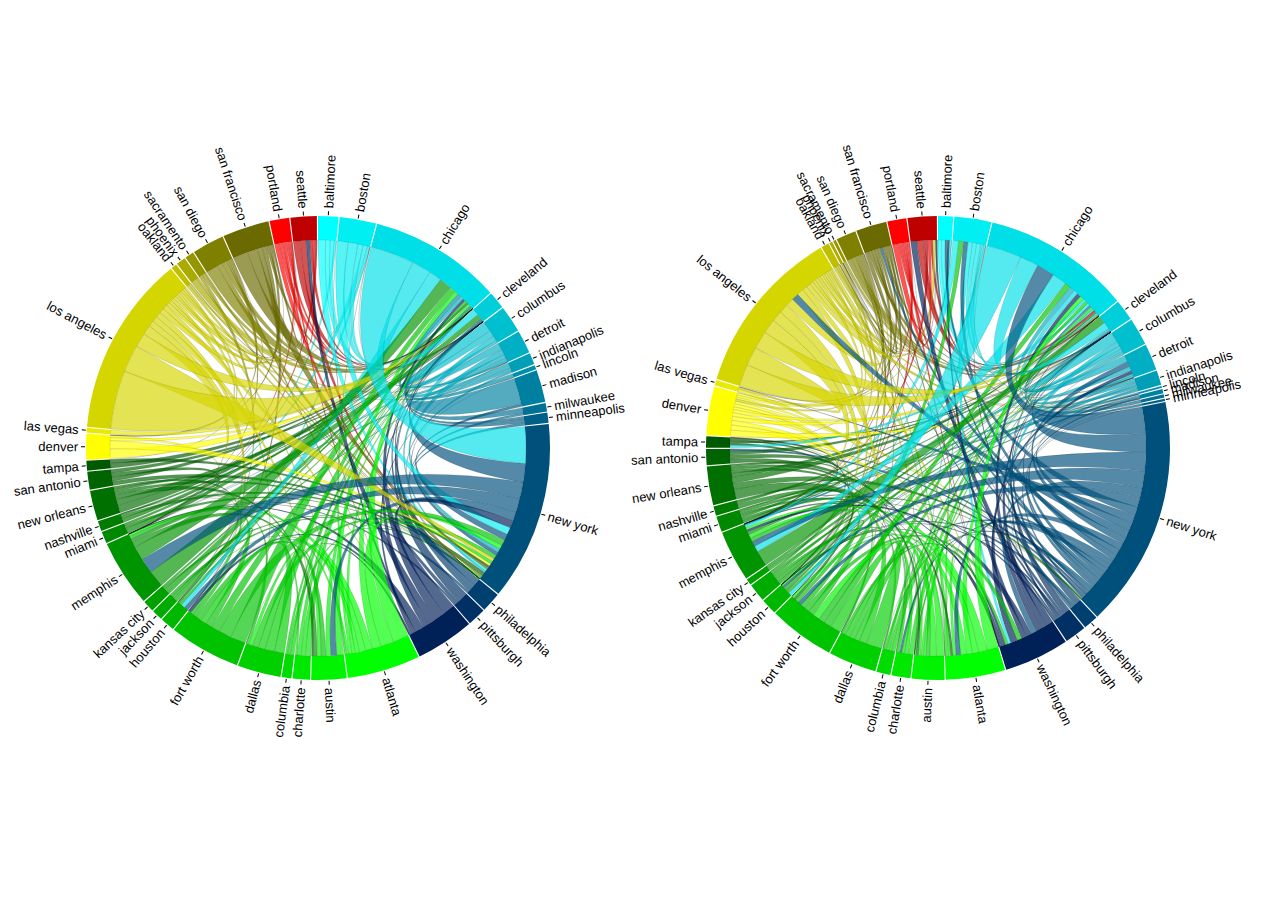
<file: chord/index.html>
<!DOCTYPE html>
<meta charset="utf-8">
<style>

    body {
      font: 13px sans-serif;
    }
    path.chord {
      fill-opacity: .67;
      stroke: #000;
      stroke-width: .1px;
    }
    div {
      float: left;
    }
    .circle circle {
      fill: none;
      pointer-events: all;
    }

    .overlay {
      fill: none;
      pointer-events: all;
    }

</style>
<body>

<script src="d3.min.js"></script>
<script>

var padding = 40;

var w = window,
    d = document,
    e = d.documentElement,
    g = d.getElementsByTagName('body')[0],
    x = w.innerWidth || e.clientWidth || g.clientWidth,
    y = w.innerHeight|| e.clientHeight|| g.clientHeight;

var width = x/2 - 20,
    width2 = x - 40,
    height = y - 20,
    innerRadius = Math.min(width, height) * .40 - padding,
    outerRadius = innerRadius + 24;

var formatPercent = d3.format(".1%");

var arc = d3.svg.arc()
    .innerRadius(innerRadius)
    .outerRadius(outerRadius);

var layout = d3.layout.chord()
    .padding(.005)
    .sortSubgroups(d3.descending)
    .sortChords(d3.ascending);

var layout2 = d3.layout.chord()
    .padding(.005)
    .sortSubgroups(d3.descending)
    .sortChords(d3.ascending);

var path = d3.svg.chord()
    .radius(innerRadius);

var svgp = d3.select("body").append("div")
    //.attr("id","pos")
    //.text("positive")
  .append("svg")
    .attr("width", width2)
    .attr("height", height)
    .append("g")
    .call(d3.behavior.zoom().scaleExtent([1, 8]).on("zoom", zoom))
    .append("g");

  svgp.append("rect")
    .attr("class", "overlay")
    .attr("width", width2)
    .attr("height", height);

var svg = svgp
  .append("g")
    .attr("class", "circle")
    .attr("transform", "translate(" + width / 2 + "," + height / 2 + ")");

var svg2 = svgp
  .append("g")
    .attr("class", "circle")
    .attr("transform", "translate(" + (width+width2)/2 + "," + height / 2 + ")");

var city;
var matrix;
var matrix2;
var sent_matrix;
var sent_matrix2;

d3.csv("cities.csv", function(cities){
  city = cities;

  var NE = 0;
  var SE = 0;
  var SW = 0;
  var NW = 0;

  for (var i=0; i < cities.length; i++){
    if (city[i].quad == "NE") NE++;
    if (city[i].quad == "SE") SE++;
    if (city[i].quad == "SW") SW++;
    if (city[i].quad == "NW") NW++;
  };

  //NE is blue
  var NE_color = d3.scale.linear()
    .domain([0,NE+1])
    .range([d3.rgb(0,255,255),d3.rgb(0,0,64)]);

  //SE is green
  var SE_color = d3.scale.linear()
    .domain([0,SE+1])
    .range([d3.rgb(0,255,0),d3.rgb(0,64,0)]);

  //SW is orange
  var SW_color = d3.scale.linear()
    .domain([0,SW+1])
    .range([d3.rgb(255,255,0),d3.rgb(64,64,0)]);

  //NW is red
  var NW_color = d3.scale.linear()
    .domain([0,NW+1])
    .range([d3.rgb(255,0,0),d3.rgb(64,0,0)]);

  var fill = [];
  for (var i = 0; i < NE; i++){
    fill.push(NE_color(i));
  };
    for (var i = 0; i < SE; i++){
    fill.push(SE_color(i));
  };
    for (var i = 0; i < SW; i++){
    fill.push(SW_color(i));
  };
    for (var i = 0; i < NW; i++){
    fill.push(NW_color(i));
  };

d3.json("matrix_pos.json", function(matrix_pos) {
  matrix = matrix_pos;
  d3.json("matrix_neg.json", function(matrix_neg) {
    matrix2 = matrix_neg;

    d3.json("sent_matrix_pos.json", function(sent_matrix_pos) {
      sent_matrix = sent_matrix_pos;
      d3.json("sent_matrix_neg.json", function(sent_matrix_neg) {
        sent_matrix2 = sent_matrix_neg;

    var chord = layout.matrix(matrix);
    var chord2 = layout2.matrix(matrix2);

    // Add a group per neighborhood.
    var group = svg.selectAll(".group")
        .data(layout.groups)
      .enter().append("g")
        .attr("class", "group")
        .on("mouseover", fade(.05))
        .on("mouseout", fade(1));

    var group2 = svg2.selectAll(".group")
        .data(layout2.groups)
      .enter().append("g")
        .attr("class", "group")
        .on("mouseover", fade(.05))
        .on("mouseout", fade(1));

    // Add a mouseover title.
    group.append("title").text(function(d, i) {
      return city[i].name + ": " + formatPercent(d.value) + " of all positive tweets";
    });

    group2.append("title").text(function(d, i) {
      return city[i].name + ": " + formatPercent(d.value) + " of all negative tweets";
    });

    // Add the group arc.
    var groupPath = group.append("path")
        .attr("id", function(d, i) { return "group" + i; })
        .attr("d", arc)
        .style("fill", function(d, i) { return fill[i]; });

    var groupPath2 = group2.append("path")
        .attr("id", function(d, i) { return "group" + i; })
        .attr("d", arc)
        .style("fill", function(d, i) { return fill[i]; });


    // Add the chords.
    var chord = svg.selectAll(".chord")
        .data(layout.chords)
      .enter().append("path")
        .attr("class", "chord")
        .style("fill", function(d) { return fill[d.source.index]; })
        .attr("d", path)
        .style("opacity", 1);

    var chord2 = svg2.selectAll(".chord")
        .data(layout2.chords)
      .enter().append("path")
        .attr("class", "chord")
        .style("fill", function(d) { return fill[d.source.index]; })
        .attr("d", path)
        .style("opacity", 1);


    // Add a mouseover title for each chord.
    chord.append("title").text(function(d) {
      return city[d.source.index].name
          + " → " + city[d.target.index].name
          + ": " + formatPercent(d.source.value)
          + "\n"
          + "average sentiment score: " + d3.round(sent_matrix[d.source.index][d.target.index], 2);
    });

    chord2.append("title").text(function(d) {
      return city[d.source.index].name
          + " → " + city[d.target.index].name
          + ": " + formatPercent(d.source.value)
          + "\n"
          + "average sentiment score: " + d3.round(sent_matrix2[d.source.index][d.target.index], 2);
    });

var ticks = group.selectAll("g")
    .data(groupTicks)
  .enter().append("g")
    .attr("transform", function(d) {
      return "rotate(" + (d.angle * 180 / Math.PI - 90) + ")"
          + "translate(" + outerRadius + ",0)";
    });

ticks.append("line")
    .attr("x1", 1)
    .attr("y1", 0)
    .attr("x2", 5)
    .attr("y2", 0)
    .style("stroke", "#000");

ticks.append("text")
    .attr("x", 8)
    .attr("dy", ".35em")
    .attr("transform", function(d) { return d.angle > Math.PI ? "rotate(180)translate(-16)" : null; })
    .style("text-anchor", function(d) { return d.angle > Math.PI ? "end" : null; })
    .text(function(d) { return d.label; });


var ticks2 = group2.selectAll("g")
    .data(groupTicks)
  .enter().append("g")
    .attr("transform", function(d) {
      return "rotate(" + (d.angle * 180 / Math.PI - 90) + ")"
          + "translate(" + outerRadius + ",0)";
    });

ticks2.append("line")
    .attr("x1", 1)
    .attr("y1", 0)
    .attr("x2", 5)
    .attr("y2", 0)
    .style("stroke", "#000");

ticks2.append("text")
    .attr("x", 8)
    .attr("dy", ".35em")
    .attr("transform", function(d) { return d.angle > Math.PI ? "rotate(180)translate(-16)" : null; })
    .style("text-anchor", function(d) { return d.angle > Math.PI ? "end" : null; })
    .text(function(d) { return d.label; });


//svg.append("circle")
//    .attr("r", innerRadius);

//svg2.append("circle")
//    .attr("r", innerRadius);


// Returns an array of tick angles and labels, given a group.
function groupTicks(d) {
  var k = (d.endAngle - d.startAngle) / 2;
  return d3.range(1).map(function(v, i) {
    return {
      angle: k + d.startAngle,
      label: city[d.index].name
    };
  });
}

// Returns an event handler for fading a given chord group.
function fade(opacity) {
  return function(g, i) {
    svg.selectAll("path.chord")
        .filter(function(d) { return d.source.index != i && d.target.index != i; })
      //.transition()
        .style("opacity", opacity);

    svg2.selectAll("path.chord")
        .filter(function(d) { return d.source.index != i && d.target.index != i; })
      //.transition()
        .style("opacity", opacity);
  };
}


});
});
});
});
});

function zoom() {
  svgp.attr("transform", "translate(" + d3.event.translate + ")scale(" + d3.event.scale + ")");
}

</script>
</file>
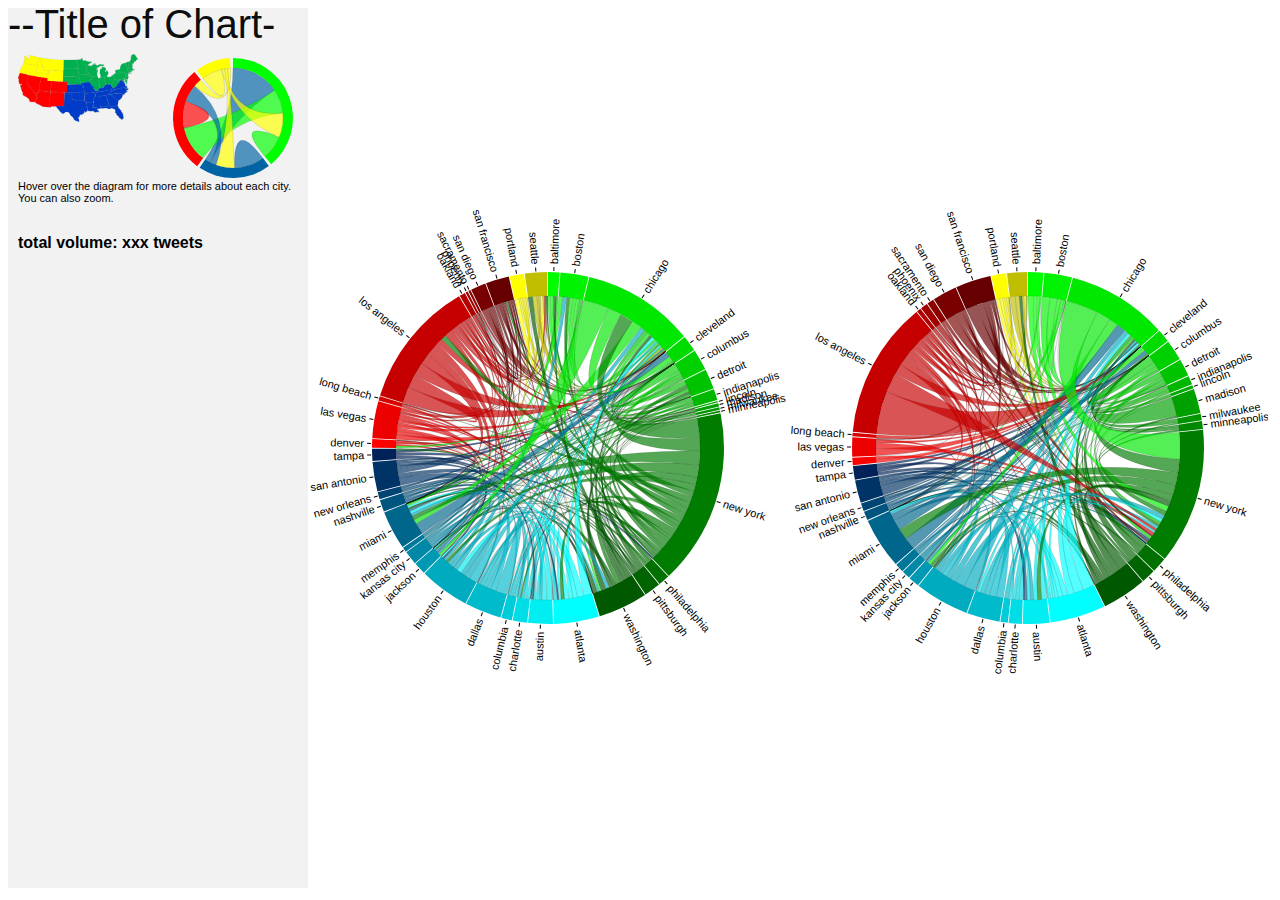
<file: Chord/index2.html>
<!DOCTYPE html>
<meta charset="utf-8">
<style>

    body {
      font: 11px sans-serif;
    }

    path.chord {
      fill-opacity: .67;
      stroke: #000;
      stroke-width: .1px;
    }

    div {
      float: left;
    }

    .circle circle {
      fill: none;
      pointer-events: all;
    }

    .summary {
      visibility: hidden;
    }

    .extend_arc {
      opacity: 0;
    }

    .summary .header, .agg .header {
      font: 16px sans-serif;
      font-weight: bold;
    }

    .circles:hover path.fade {
      visibility: hidden;
    }

    .circles:hover g.unfade {
      visibility: visible;
    }

    .circles:hover g.aggfade {
      visibility: hidden;
    }


</style>
<body>

<script src="d3.min.js"></script>

<script>

var padding = 40;
var boxw = 300;

var w = window,
    d = document,
    e = d.documentElement,
    g = d.getElementsByTagName('body')[0],
    x = w.innerWidth || e.clientWidth || g.clientWidth,
    y = w.innerHeight|| e.clientHeight|| g.clientHeight;

var width2 = x - 20,
    width = (width2-boxw) / 2,
    height = y - 20,
    innerRadius = Math.min(width, height) * .40 - padding,
    outerRadius = innerRadius + 24;

var sumtop = 240;
var sumtext = 10;
var sumdy = 15;
var sumcityleft = sumtext+100;
var sumcitypartwidth = 90;

var formatPercent0 = d3.format(".0%");
var formatPercent1 = d3.format(".1%");

var arc = d3.svg.arc()
    .innerRadius(innerRadius)
    .outerRadius(outerRadius);

var layout = d3.layout.chord()
    .padding(.005)
    .sortSubgroups(d3.descending)
    .sortChords(d3.ascending);

var layout2 = d3.layout.chord()
    .padding(.005)
    .sortSubgroups(d3.descending)
    .sortChords(d3.ascending);

var path = d3.svg.chord()
    .radius(innerRadius);

var svgp = d3.select("body").append("div").attr("id","viz")
  .append("svg")
    .attr("width", width2)
    .attr("height", height)
    .attr("class","mastersvg")
    .append("g")
    .call(d3.behavior.zoom().scaleExtent([1, 8]).on("zoom", zoom))
    .append("g")
    .attr("class","circles");

var svg = svgp
  .append("g")
    .attr("class", "circle")
    .attr("transform", "translate(" + ((width / 2)+boxw) + "," + height / 2 + ")");

var svg2 = svgp
  .append("g")
    .attr("class", "circle")
    .attr("transform", "translate(" + ((width*3)/2 + boxw) + "," + height / 2 + ")");

svg.append("circle")
  .attr("r", innerRadius);

svg2.append("circle")
  .attr("r", innerRadius);

var city;
var summary_data;
var matrix_pos;
var matrix_neg;
var sent_matrix_pos;
var sent_matrix_neg;

d3.csv("cities.csv", function(cities){
  city = cities;

  var NE = 0;
  var SE = 0;
  var SW = 0;
  var NW = 0;

  for (var i=0; i < cities.length; i++){
    if (city[i].quad == "NE") NE++;
    if (city[i].quad == "SE") SE++;
    if (city[i].quad == "SW") SW++;
    if (city[i].quad == "NW") NW++;
  };

  //NE is green
  var NE_color = d3.scale.linear()
    .domain([0,NE+1])
    .range([d3.rgb(0,255,0),d3.rgb(0,64,0)]);
    
  //SE is blue
  var SE_color = d3.scale.linear()
    .domain([0,SE+1])
    .range([d3.rgb(0,255,255),d3.rgb(0,0,64)]);

  //SW is red
  var SW_color = d3.scale.linear()
    .domain([0,SW+1])
    .range([d3.rgb(255,0,0),d3.rgb(64,0,0)]);

  //NW is yellow
  var NW_color = d3.scale.linear()
    .domain([0,NW+1])
    .range([d3.rgb(255,255,0),d3.rgb(64,64,0)]);

  var fill = [];
  for (var i = 0; i < NE; i++){
    fill.push(NE_color(i));
  };
    for (var i = 0; i < SE; i++){
    fill.push(SE_color(i));
  };
    for (var i = 0; i < SW; i++){
    fill.push(SW_color(i));
  };
    for (var i = 0; i < NW; i++){
    fill.push(NW_color(i));
  };


d3.json("summary.json", function(summary) {
  summary_data = summary;

d3.json("matrix_pos.json", function(matrix_p) {
  matrix_pos = matrix_p;

  d3.json("matrix_neg.json", function(matrix_n) {
    matrix_neg = matrix_n;

    d3.json("sent_matrix_pos.json", function(sent_matrix_p) {
      sent_matrix_pos = sent_matrix_p;

      d3.json("sent_matrix_neg.json", function(sent_matrix_n) {
        sent_matrix_neg = sent_matrix_n;

// info boxx

//title

svgp.append("text")
  .text("--Title of Chart-")
  .attr("font-size", 40)
  .attr("x", 0)
  .attr("y", 30);


  //big box
      svgp.append("rect")
      .attr("x", 0)
      .attr("y", 0)
      .attr("width", boxw)
      .attr("height", height)
      .attr("fill", "grey")
      .attr("fill-opacity",0.1);

    //map png
    svgp.append("svg:image")
       .attr("xlink:href", "USmap.png")
       .attr("width", "120px")
       .attr("height", "80px")
       .attr({
        x: 10,
        y: 40
       });


//legend diagram

    var legend_data = [
      [ 8010, 16145, 8090, 8045],
      [ 1951, 10048, 2060, 6171],
      [11975,  5871, 8916, 2868],
      [ 1013,   990,  940, 6907]
    ];

    var legend_fill = [d3.rgb(0,255,0), d3.rgb(0,100,164), d3.rgb(255,0,0), d3.rgb(255,255,0)];

    var layout3 = d3.layout.chord()
        .padding(.05)
        .sortSubgroups(d3.descending);

    var chord3 = layout3.matrix(legend_data);

    var legend_arc = d3.svg.arc()
        .innerRadius(50)
        .outerRadius(60);

    var legend_path = d3.svg.chord()
        .radius(50);

    var svg3 = svgp
      .append("g")
      .attr("class", "circle")
      .attr("transform", "translate(" + (225) + "," + 110 + ")");

    var group3 = svg3.selectAll(".group")
      .data(layout3.groups)
      .enter().append("g")
      .attr("class", "group");

    var groupPath3 = group3.append("path")
        .attr("id", function(d, i) { return "group" + i; })
        .attr("d", legend_arc)
        .style("fill", function(d, i) { return legend_fill[i]; });

    var chord3 = svg3.selectAll(".chord")
        .data(layout3.chords)
      .enter().append("path")
        .attr("class", "chord")
        .style("fill", function(d) { return legend_fill[d.target.index]; })
        .attr("d", legend_path)
        .style("opacity", 1);

// legend text

      legendtext = "Hover over the diagram for more details about each city. You can also zoom.";

      svgp.append("text")
      .text(legendtext)
      .attr("transform", "translate("+sumtext+",0)")
      .attr("y",180)
      .call(wrap, boxw-20);

    //agg text
    var agg = d3.select("g.circles").append("g")
      .attr("class","agg")
      .append("g");

      agg.append("text")
      .text("total volume: xxx tweets")
      .attr({x: sumtext, y: sumtop, class: "header"});

    // summary box
    var summary = d3.select("g.circles").selectAll(".summary")
      .data(summary_data)
      .enter()
      .append("g")
      .attr("class", "summary");

    // header
      summary.append("text")
        .text(function(d){ return d[0][0]; })
        .attr({ x: boxw/2, y: sumtop, class: "header"})
        .attr("text-anchor","middle");
    // total volume
      summary.append("text")
        .text(function(d){ return "total volume: "+ (d[0][1]+d[0][3]) + " tweets"; })
        .attr({ x: sumtext, y: sumtop + sumdy });
    // tweets about city
      summary.append("text")
        .text(function(d){ return "tweets about "+d[0][0]+": "+ d[0][1]+" ("+formatPercent0(d[0][1]/(d[0][1]+d[0][3]))+")"; })
        .attr({ x: sumtext, y: sumtop + sumdy*3 });
    // breakdown
      summary.append("rect")
        .attr({ x: sumtext, y: sumtop + sumdy*3 + 6, height: 12, fill: "red" })
        .attr("width", function(d){ return d[0][2]*(boxw-20) - 1; });

      summary.append("rect")
        .attr({ y: sumtop + sumdy*3 + 6, height: 12, fill: "green" })
        .attr("x", function(d){ return sumtext + d[0][2]*(boxw-20) + 1; })
        .attr("width", function(d){ return (1-d[0][2])*(boxw-20) - 1; });
    // top 5
      summary.append("text")
        .text("top 5 cities (by volume):")
        .attr({ x: sumtext, y: sumtop + sumdy*5 });
    // city1
      for(var j = 0; j<5; j++){
        summary.append("text")
          .text(function(d){ return d[1][j][0]; })
          .attr({ x: sumtext + 10, y: sumtop + sumdy*(6+j) });

        summary.append("rect")
          .attr({ y: sumtop + sumdy*(5+j) + 6, height: 12, fill: "red" })
          .attr("x", function(d){ return summary_city(d[1][0+j][1], d[1][0+j][2], d[1][5][0])[0]; })
          .attr("width", function(d){ return summary_city(d[1][0+j][1], d[1][0+j][2], d[1][5][0])[1]; }); 

        summary.append("rect")
          .attr({ y: sumtop + sumdy*(5+j) + 6, height: 12, fill: "green" })
          .attr("x", sumcityleft+sumcitypartwidth+1)
          .attr("width", function(d){ return summary_city(d[1][0+j][1], d[1][0+j][2], d[1][5][0])[2]; });
       }
    // tweets by city
      summary.append("text")
        .text(function(d){ return "tweets by "+d[0][0]+": "+ d[0][3]+" ("+formatPercent0(d[0][3]/(d[0][1]+d[0][3]))+")"; })
        .attr({ x: sumtext, y: sumtop + sumdy*12 });
    // breakdown
      summary.append("rect")
        .attr({ x: sumtext, y: sumtop + sumdy*12 + 6, height: 12, fill: "red" })
        .attr("width", function(d){ return d[0][4]*(boxw-20) - 1; });
      summary.append("rect").attr({ y: sumtop + sumdy*12 + 6, height: 12, fill: "green" })
        .attr("x", function(d){ return sumtext + d[0][4]*(boxw-20) + 1; })
        .attr("width", function(d){ return (1-d[0][4])*(boxw-20) - 1; });
    // top 5
      summary.append("text").text("top 5 cities (by volume):").attr({ x: sumtext, y: sumtop + sumdy*14 });
    // cities
      for(var j = 0; j<5; j++){
        summary.append("text")
          .text(function(d){ return d[2][j][0]; })
          .attr({ x: sumtext + 10, y: sumtop + sumdy*(15+j) });

        summary.append("rect")
          .attr({ y: sumtop + sumdy*(14+j) + 6, height: 12, fill: "red" })
          .attr("x", function(d){ return summary_city(d[2][0+j][1], d[2][0+j][2], d[2][5][0])[0]; })
          .attr("width", function(d){ return summary_city(d[2][0+j][1], d[2][0+j][2], d[2][5][0])[1]; });
        
        summary.append("rect")
          .attr({ y: sumtop + sumdy*(14+j) + 6, height: 12, fill: "green" })
          .attr("x", sumcityleft+sumcitypartwidth+1)
          .attr("width", function(d){ return summary_city(d[2][0+j][1], d[2][0+j][2], d[2][5][0])[2]; });
      }


var coverbox = d3.select(".mastersvg")
  .append("rect")
  .attr({
    x: 0, y:0, width: boxw, height: height, opacity: 0
  });


// main charts

    var chord = layout.matrix(matrix_neg);
    var chord2 = layout2.matrix(matrix_pos);

    // Add a group per neighborhood.
    var group = svg.selectAll(".group")
        .data(layout.groups)
      .enter().append("g")
        .attr("class", "group")
        .on("mouseover", fade());

    var group2 = svg2.selectAll(".group")
        .data(layout2.groups)
      .enter().append("g")
        .attr("class", "group")
        .on("mouseover", fade());

//



    // Add a mouseover title.
    group.append("title").text(function(d, i) {
      return city[i].name + ": " + formatPercent1(d.value) + " of all negative tweets";
    });

    group2.append("title").text(function(d, i) {
      return city[i].name + ": " + formatPercent1(d.value) + " of all positive tweets";
    });


    // Add the group arc.
    var groupPath = group.append("path")
        .attr("id", function(d, i) { return "group" + i; })
        .attr("d", arc)
        .style("fill", function(d, i) { return fill[i]; });

    var groupPath2 = group2.append("path")
        .attr("id", function(d, i) { return "group" + i; })
        .attr("d", arc)
        .style("fill", function(d, i) { return fill[i]; });


    var extend_arc = d3.svg.arc()
        .innerRadius(outerRadius)
        .outerRadius(outerRadius+50);

//proximity detenction for hover
    var groupPathExtend= group.append("path")
        .attr("class", "extend_arc")
        .attr("d", extend_arc);

    var groupPath2Extend= group2.append("path")
        .attr("class", "extend_arc")
        .attr("d", extend_arc);

    // Add the chords.
    var chord = svg.selectAll(".chord")
        .data(layout.chords)
      .enter().append("path")
        .attr("class", "chord")
        .style("fill", function(d) { return fill[d.source.index]; })
        .attr("d", path)
        .style("opacity", 1);

    var chord2 = svg2.selectAll(".chord")
        .data(layout2.chords)
      .enter().append("path")
        .attr("class", "chord")
        .style("fill", function(d) { return fill[d.source.index]; })
        .attr("d", path)
        .style("opacity", 1);


    // Add a mouseover title for each chord.
    chord.append("title").text(function(d) {
      return city[d.source.index].name
          + " → " + city[d.target.index].name
          + ": " + formatPercent1(d.source.value)
          + "\n"
          + "average sentiment score: " + d3.round(sent_matrix_neg[d.source.index][d.target.index], 2);
    });

    chord2.append("title").text(function(d) {
      return city[d.source.index].name
          + " → " + city[d.target.index].name
          + ": " + formatPercent1(d.source.value)
          + "\n"
          + "average sentiment score: " + d3.round(sent_matrix_pos[d.source.index][d.target.index], 2);
    });

var ticks = group.selectAll("g")
    .data(groupTicks)
  .enter().append("g")
    .attr("transform", function(d) {
      return "rotate(" + (d.angle * 180 / Math.PI - 90) + ")"
          + "translate(" + outerRadius + ",0)";
    });

ticks.append("line")
    .attr("x1", 1)
    .attr("y1", 0)
    .attr("x2", 5)
    .attr("y2", 0)
    .style("stroke", "#000");

ticks.append("text")
    .attr("x", 8)
    .attr("dy", ".35em")
    .attr("transform", function(d) { return d.angle > Math.PI ? "rotate(180)translate(-16)" : null; })
    .style("text-anchor", function(d) { return d.angle > Math.PI ? "end" : null; })
    .text(function(d) { return d.label; });


var ticks2 = group2.selectAll("g")
    .data(groupTicks)
  .enter().append("g")
    .attr("transform", function(d) {
      return "rotate(" + (d.angle * 180 / Math.PI - 90) + ")"
          + "translate(" + outerRadius + ",0)";
    });

ticks2.append("line")
    .attr("x1", 1)
    .attr("y1", 0)
    .attr("x2", 5)
    .attr("y2", 0)
    .style("stroke", "#000");

ticks2.append("text")
    .attr("x", 8)
    .attr("dy", ".35em")
    .attr("transform", function(d) { return d.angle > Math.PI ? "rotate(180)translate(-16)" : null; })
    .style("text-anchor", function(d) { return d.angle > Math.PI ? "end" : null; })
    .text(function(d) { return d.label; });


// Returns an array of tick angles and labels, given a group.
function groupTicks(d) {
  var k = (d.endAngle - d.startAngle) / 2;
  return d3.range(1).map(function(v, i) {
    return {
      angle: k + d.startAngle,
      label: city[d.index].name
    };
  });
}

// Returns an event handler for fading a given chord group.
function fade() {
    return function(g, i) {

            chord.classed("fade", function(p) { return p.source.index != i && p.target.index != i; });

            chord2.classed("fade", function(p) { return p.source.index != i && p.target.index != i; });

            summary.classed("unfade", function(d) { var cityname = (city[i].name+", "+city[i].state); return d[0][0] == cityname; })

            agg.classed("aggfade", true);
  };
}


});
});
});
});
});
});

function zoom() {
  svgp.attr("transform", "translate(" + d3.event.translate + ")scale(" + d3.event.scale + ")");
}

function wrap(text, width) {
  text.each(function() {
    var text = d3.select(this),
        words = text.text().split(/\s+/).reverse(),
        word,
        line = [],
        lineNumber = 0,
        lineHeight = 1.1, // ems
        y = text.attr("y"),
        dy = parseFloat(text.attr("dy")),
        tspan = text.text(null).append("tspan").attr("x", 0).attr("y", y).attr("dy", 0.17 + "em");
    while (word = words.pop()) {
      line.push(word);
      tspan.text(line.join(" "));
      if (tspan.node().getComputedTextLength() > width) {
        line.pop();
        tspan.text(line.join(" "));
        line = [word];
        tspan = text.append("tspan").attr("x", 0).attr("y", y).attr("dy", ++lineNumber * lineHeight + 0.17 + "em").text(word);
      }
    }
  });
}

function summary_city(total, neg_p, maxval) {
  var r1 = sumcityleft + (((maxval - (total*neg_p))/maxval)*sumcitypartwidth);
  var r2 = (((total*neg_p)/maxval)*sumcitypartwidth)-1;
  var r3 = (((total*(1-neg_p))/maxval)*sumcitypartwidth)-1;
  if (r2<1){
    r2 = 0
  }
  if (r2<1){
    r2 = 0
  }
  return [r1, r2, r3];
}

</script>
</file>
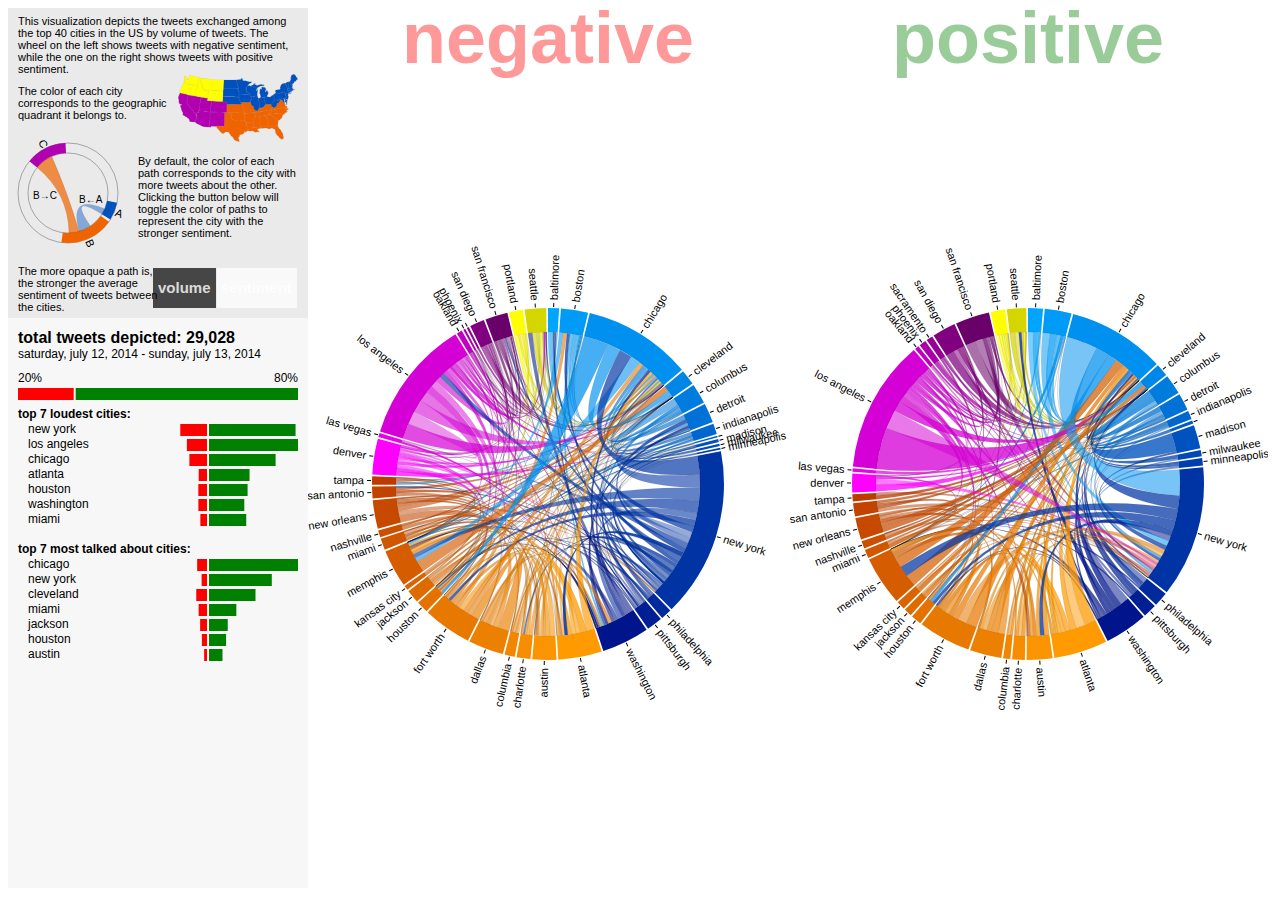
<file: chord/index2.html>
<!DOCTYPE html>
<meta charset="utf-8">
<style>

  #tooltip {
    color: white;
    opacity: .9;
    background: #333;
    padding: 5px;
    border: 1px solid lightgrey;
    border-radius: 5px;
    position: absolute;
    z-index: 10;
    visibility: hidden;
    white-space: nowrap;
    pointer-events: none;
  }

  body {
    font: 11px sans-serif;
  }

  path.chord {
    stroke: #000;
    stroke-width: .1px;
  }

  div {
    float: left;
  }

  .underlay{
    font: 72px sans-serif;
    font-weight: bold;
    fill-opacity: .40;
  }

  .circle circle {
    fill: none;
    pointer-events: all;
  }

  .summary {
    visibility: hidden;
    font: 12px sans-serif;
  }

  .agg {
    font: 12px sans-serif;
  }

  .extend_arc {
    opacity: 0;
  }

  .summary .header, .agg .header {
    font: 16px sans-serif;
    font-weight: bold;
  }

  .circles:hover path.fade {
    visibility: hidden;
  }

  .circles:hover g.unfade {
    visibility: visible;
  }

  .circles:hover g.aggfade {
    visibility: hidden;
  }

</style>

<body>
<div id = "tooltip"></div>
<script src="d3.min.js"></script>
<script>

  d3.select(window).on("resize", throttle);

  var move = d3.behavior.zoom().scaleExtent([1, 8]).on("zoom", zoom);

  var padding = 40;
  var boxw = 300;

  var w = window,
      d = document,
      e = d.documentElement,
      g = d.getElementsByTagName('body')[0],
      x = w.innerWidth || e.clientWidth || g.clientWidth,
      y = w.innerHeight|| e.clientHeight|| g.clientHeight;

  var width2 = x - 20,
      width = (width2-boxw) / 2,
      height = y - 20,
      innerRadius = Math.min(width, height) * .40 - padding,
      outerRadius = innerRadius + 24;

  var arc, layout, layout2, path, svgp, svgp_main, svg, svg2;

  var sumtop = 335,
      sumtext = 10,
      sumdy = 15,
      sumcityleft = sumtext + 100,
      sumcitypartwidth = 90;

  var formatPercent0 = d3.format(".0%"),
      formatPercent1 = d3.format(".1%"),
      formatComma = d3.format(",");

  setup(innerRadius, outerRadius, width, width2, height);

  function setup(innerRadius, outerRadius, width, width2, height){

    arc = d3.svg.arc()
        .innerRadius(innerRadius)
        .outerRadius(outerRadius);

    layout = d3.layout.chord()
        .padding(.01)
        .sortSubgroups(d3.descending)
        .sortChords(d3.ascending);

    layout2 = d3.layout.chord()
        .padding(.01)
        .sortSubgroups(d3.descending)
        .sortChords(d3.ascending);

    path = d3.svg.chord()
        .radius(innerRadius);

    svgp = d3.select("body").append("div").attr("id","viz")
          .append("svg")
          .attr("width", width2)
          .attr("height", height)
          .attr("class","mastersvg")
          .append("g")
          //.call(move)
          .append("g")
          .attr("class","circles");

    svgp_main = svgp.append("g")
      .attr("class", "main")
      .call(move);

    // chart labels
    svgp_main.append("text")
      .text("negative")
      .attr({
        x: ((width / 2) + boxw),
        y: 55,
        class: "underlay",
        fill: "red"
      })
      .attr("text-anchor", "middle");

    svgp_main.append("text")
      .text("positive")
      .attr({
        x: ((width * 3) / 2 + boxw),
        y: 55,
        class: "underlay",
        fill: "green"
      })
      .attr("text-anchor", "middle");

    // main diagrams
    svg = svgp_main
      .append("g")
        .attr("class", "circle")
        .attr("transform", "translate(" + ((width / 2)+boxw) + "," + ((height / 2) + 36) + ")");

    svg2 = svgp_main
      .append("g")
      .attr("class", "circle")
      .attr("transform", "translate(" + ((width * 3) / 2 + boxw) + "," + ((height / 2) + 36) + ")");

    svg.append("circle")
      .attr("r", outerRadius);

    svg2.append("circle")
      .attr("r", outerRadius);

    // cover for side bar
    svgp.append("rect")
      .attr({
        x: 0,
        y: 0,
        width: boxw,
        height: height,
        fill: d3.rgb(247, 247, 247)
      });
  }

  var city;
  var summary_data;
  var matrix_pos;
  var matrix_neg;
  var sent_matrix_pos;
  var sent_matrix_neg;

  d3.csv("cities.csv", function(cities){
    city = cities;

    d3.json("aggregate.json", function(aggregate) {
      aggregate_data = aggregate;

      d3.json("summary.json", function(summary) {
        summary_data = summary;

        d3.json("matrix_pos.json", function(matrix_p) {
          matrix_pos = matrix_p;

          d3.json("matrix_neg.json", function(matrix_n) {
            matrix_neg = matrix_n;

            d3.json("sent_matrix_pos.json", function(sent_matrix_p) {
              sent_matrix_pos = sent_matrix_p;

              d3.json("sent_matrix_neg.json", function(sent_matrix_n) {
                sent_matrix_neg = sent_matrix_n;

                  draw(innerRadius, outerRadius);

              });
            });
          });
        });
      });
    });
  });



  function draw(innerRadius, outerRadius){

    var NE = 0,
        SE = 0,
        SW = 0,
        NW = 0;

    for (var i=0; i < city.length; i++){
      if (city[i].quad == "NE") NE++;
      if (city[i].quad == "SE") SE++;
      if (city[i].quad == "SW") SW++;
      if (city[i].quad == "NW") NW++;
    };

    //NE is blue
    var NE_color = d3.scale.linear()
          .domain([0,NE+1])
          .range([d3.rgb(0,165,255),d3.rgb(0,0,124)]);

    //SE is orange
    var SE_color = d3.scale.linear()
          .domain([0,SE+1])
          .range([d3.rgb(255,155,0),d3.rgb(180,45,0)]);

    //SW is purple
    var SW_color = d3.scale.linear()
          .domain([0,SW+1])
          .range([d3.rgb(255,0,255),d3.rgb(64,0,64)]);

    //NW is yellow
    var NW_color = d3.scale.linear()
          .domain([0,NW+1])
          .range([d3.rgb(255,255,0),d3.rgb(128,128,0)]);

    var fill = [];

    for (var i = 0; i < NE; i++){
      fill.push(NE_color(i));
    };
      for (var i = 0; i < SE; i++){
      fill.push(SE_color(i));
    };
      for (var i = 0; i < SW; i++){
      fill.push(SW_color(i));
    };
      for (var i = 0; i < NW; i++){
      fill.push(NW_color(i));
    };


    //big box

    svgp.append("rect")
      .attr("x", 0)
      .attr("y", 0)
      .attr("width", boxw)
      .attr("height", sumtop - 25)
      .attr("fill", "grey")
      .attr("fill-opacity",0.1);

    /*
    //title 
    svgp.append("text")
      .text("ChattyCity")
      .attr("font-size", 36)
      .attr("x", 10)
      .attr("y", 30)
      .attr("font-weight", "bold");
    */

    //text
    legtext1 = "This visualization depicts the tweets exchanged among the top 40 cities in the US by volume of tweets. The wheel on the left shows tweets with negative sentiment, while the one on the right shows tweets with positive sentiment."

    svgp.append("text")
      .text(legtext1)
      .attr("transform", "translate("+sumtext+",0)")
      .attr("y",15)
      .call(wrap, boxw-20);

    legtext2 = "The color of each city corresponds to the geographic quadrant it belongs to."

    svgp.append("text")
      .text(legtext2)
      .attr("transform", "translate("+sumtext+",0)")
      .attr("y",85)
      .call(wrap, boxw-150);

    //map png
    svgp.append("svg:image")
      .attr("xlink:href", "USmap.png")
      .attr("width", "120px")
      .attr("height", "80px")
      .attr({
        x: 170,
        y: 60
      });

    //legend diagram

    var legend_data = [
      [ 0, 16, 0, 8, 4 ,5],
      [ 0, 0, 3, 0, 0 ,4],
      [7,  6, 1, 1, 1 ,5],
      [ 2, 0, 2, 0, 4 ,5],
      [12,  6, 0, 2, 0 ,5],
      [ 1,  1,  9, 0, 5 ,0]
    ];

    var legend_fill = [d3.rgb(0,0,0), d3.rgb(0,80,190), d3.rgb(240,100,0), d3.rgb(0,0,0),d3.rgb(0,0,0), d3.rgb(176,0,176)];

    var layout3 = d3.layout.chord()
          .padding(.05)
          .sortSubgroups(d3.descending);
          //.sortGroups(d3.descending);

    var chord3 = layout3.matrix(legend_data);

    var legend_arc = d3.svg.arc()
          .innerRadius(40)
          .outerRadius(50);

    var legend_path = d3.svg.chord()
          .radius(40);

    var svg3 = svgp
          .append("g")
          .attr("class", "circle")
          .attr("transform", "translate(" + 60 + "," + 185 + ")");

    svg3.append("circle")
      .attr("r", 50)
      .attr("stroke", "black")
      .attr("opacity", 0.3);

    svg3.append("circle")
      .attr("r", 40)
      .attr("stroke", "black")
      .attr("opacity", 0.3);

    var group3 = svg3.selectAll(".group")
          .data(layout3.groups)
          .enter().append("g")
          .attr("class", "group");

    var groupPath3 = group3.append("path")
          .attr("id", function(d, i) { return "group" + i; })
          .attr("d", legend_arc)
          .style("fill", function(d, i) { return legend_fill[i]; })
          .style("opacity", function(d,i) { var n = 0; if( i == 2 || i == 5 || i == 1) { n = 1; } return n;}); //opacity: kill all but 2

    var chord3 = svg3.selectAll(".chord")
          .data(layout3.chords)
          .enter()
          .append("path")
          .attr("class", "chord")
          .style("fill", function(d) { return legend_fill[d.target.index]; })
          .attr("d", legend_path)
          .style("opacity", function(d,i) { var n = 0; if( i == 11 || i == 5) { n = i/22 + 0.2; } return n;});

    var ticks3 = group3.selectAll("g")
          .data(groupTicksLegend)
          .enter().append("g")
          .attr("transform", function(d) {
            return "rotate(" + (d.angle * 180 / Math.PI - 90) + ")"
                + "translate(" + 50 + ",0)";
          });

    ticks3.append("text")
      .attr("x",5)
      .attr("dy", ".35em")
      .attr("transform", function(d) { return d.angle > Math.PI ? "rotate(180)translate(-10)" : null; })
      .style("text-anchor", "middle")
      .text(function(d) { return d.label; });


    function groupTicksLegend(d) {
      var legend_ticks = ["","A","B","","","C"]
      var k = (d.endAngle - d.startAngle) / 2;
      return d3.range(1).map(function(v, i) {
        return {
          angle: k + d.startAngle,
          label: legend_ticks[d.index]
        };
      });
    }

    svg3.append("text")
      .text("B→C")
      .attr({
        x: -35,
        y: 6
      })
      .style("font-size", 10);

    svg3.append("text")
      .text("B←A")
      .attr({
        x: 11,
        y: 10
      })
      .style("font-size", 10);

      // legend text

      legtext3 = "By default, the color of each path corresponds to the city with more tweets about the other. Clicking the button below will toggle the color of paths to represent the city with the stronger sentiment."

      svgp.append("text")
        .text(legtext3)
        .attr("transform", "translate("+130+",0)")
        .attr("y",155)
        .call(wrap, boxw-140);

      /*
      legtext4 = "Hover over the diagrams for more details about each city.";

      svgp.append("text")
        .text(legtext4)
        .attr("transform", "translate("+sumtext+",0)")
        .attr("y",265)
        .call(wrap, boxw-20);
      */

      legtext4 = "The more opaque a path is, the stronger the average sentiment of tweets between the cities.";

      svgp.append("text")
        .text(legtext4)
        .attr("transform", "translate("+sumtext+",0)")
        .attr("y",265)
        .call(wrap, boxw-160);

      //agg text
      var agg = d3.select("g.circles").append("g")
        .attr("class","agg")
        .append("g");

      agg.append("text")
        .text("total tweets depicted: "+formatComma(aggregate_data[0][0]+aggregate_data[0][1]))
        .attr({x: sumtext, y: sumtop})
        .attr("font-weight","bold")
        .attr("class", "header");

      agg.append("text")
        .text(aggregate_data[0][2]+" - "+aggregate_data[0][3])
        .attr({x: sumtext, y: sumtop + sumdy});

     //overall neg/pos portions
      agg.append("text")
        .text(formatPercent0(aggregate_data[0][0]/(aggregate_data[0][0]+aggregate_data[0][1])))
        .attr({x: sumtext, y: sumtop + sumdy*3 - 6});

      agg.append("text")
        .text(formatPercent0(aggregate_data[0][1]/(aggregate_data[0][0]+aggregate_data[0][1])))
        .attr({x: boxw-10, y: sumtop + sumdy*3 - 6}).attr("text-anchor", "end");

      agg.append("rect")
        .attr({ x: sumtext, y: sumtop + sumdy*3, height: 12, fill: "red" })
        .attr("width", (aggregate_data[0][0]/(aggregate_data[0][0]+aggregate_data[0][1]))*(boxw-20) - 1);

      agg.append("rect")
        .attr({ y: sumtop + sumdy*3, height: 12, fill: "green" })
        .attr("x", sumtext + (aggregate_data[0][0]/(aggregate_data[0][0]+aggregate_data[0][1]))*(boxw-20) + 1)
        .attr("width", (aggregate_data[0][1]/(aggregate_data[0][0]+aggregate_data[0][1]))*(boxw-20) - 1);


      agg.append("text")
        .text("top 7 loudest cities:")
        .attr({x: sumtext, y: sumtop + sumdy*5})
        .attr("font-weight","bold");

      for(var j = 0; j<7; j++){
        agg.append("text")
          .text(aggregate_data[2][j][0])
          .attr({ x: sumtext + 10, y: sumtop + sumdy*(6+j) });

        agg.append("rect")
          .attr({ y: sumtop + sumdy*(5+j) + 6, height: 12, fill: "red" })
          .attr("x", summary_city(aggregate_data[2][0+j][1], aggregate_data[2][0+j][2], aggregate_data[2][7][0])[0])
          .attr("width", summary_city(aggregate_data[2][0+j][1], aggregate_data[2][0+j][2], aggregate_data[2][7][0])[1]);

        agg.append("rect")
          .attr({ y: sumtop + sumdy*(5+j) + 6, height: 12, fill: "green" })
          .attr("x", sumcityleft+sumcitypartwidth+1)
          .attr("width", summary_city(aggregate_data[2][0+j][1], aggregate_data[2][0+j][2], aggregate_data[2][7][0])[2]);
      }

      agg.append("text")
        .text("top 7 most talked about cities:")
        .attr({x: sumtext, y: sumtop + sumdy*14})
        .attr("font-weight","bold");

      for(var j = 0; j<7; j++){
        agg.append("text")
          .text(aggregate_data[1][j][0])
          .attr({ x: sumtext + 10, y: sumtop + sumdy*(15+j) });

        agg.append("rect")
          .attr({ y: sumtop + sumdy*(14+j) + 6, height: 12, fill: "red" })
          .attr("x", summary_city(aggregate_data[1][0+j][1], aggregate_data[1][0+j][2], aggregate_data[1][7][0])[0])
          .attr("width", summary_city(aggregate_data[1][0+j][1], aggregate_data[1][0+j][2], aggregate_data[1][7][0])[1]);

        agg.append("rect")
          .attr({ y: sumtop + sumdy*(14+j) + 6, height: 12, fill: "green" })
          .attr("x", sumcityleft+sumcitypartwidth+1)
          .attr("width", summary_city(aggregate_data[1][0+j][1], aggregate_data[1][0+j][2], aggregate_data[1][7][0])[2]);
      }


      // summary box
      var summary = d3.select("g.circles").selectAll(".summary")
        .data(summary_data)
        .enter()
        .append("g")
        .attr("class", "summary");

      // header
      summary.append("text")
        .text(function(d){ return d[0][0]; })
        .attr({ x: sumtext, y: sumtop, class: "header"});
      // total volume
      summary.append("text")
        .text(function(d){ return "total volume: "+ formatComma(d[0][1]+d[0][3]) + " tweets"; })
        .attr({ x: sumtext, y: sumtop + sumdy })
        .attr("font-weight", "bold");

      // tweets about city
      summary.append("text")
        .text(function(d){ return "tweets about "+d[0][0]+": "+ formatComma(d[0][1])+" ("+formatPercent0(d[0][1]/(d[0][1]+d[0][3]))+")"; })
        .attr({ x: sumtext, y: sumtop + sumdy*3 - 6 });

      // breakdown
      summary.append("rect")
        .attr({ x: sumtext, y: sumtop + sumdy*3, height: 12, fill: "red" })
        .attr("width", function(d){ return d[0][2]*(boxw-20) - 1; });

      summary.append("rect")
        .attr({ y: sumtop + sumdy*3, height: 12, fill: "green" })
        .attr("x", function(d){ return sumtext + d[0][2]*(boxw-20) + 1; })
        .attr("width", function(d){ return (1-d[0][2])*(boxw-20) - 1; });

      // top 5
      summary.append("text")
        .text("top 5 cities (by volume):")
        .attr({ x: sumtext, y: sumtop + sumdy*5 })
        .attr("font-weight","bold");

      // cities
      for(var j = 0; j<5; j++){
        summary.append("text")
          .text(function(d){ return d[1][j][0]; })
          .attr({ x: sumtext + 10, y: sumtop + sumdy*(6+j) });

        summary.append("rect")
          .attr({ y: sumtop + sumdy*(5+j) + 6, height: 12, fill: "red" })
          .attr("x", function(d){ return summary_city(d[1][0+j][1], d[1][0+j][2], d[1][5][0])[0]; })
          .attr("width", function(d){ return summary_city(d[1][0+j][1], d[1][0+j][2], d[1][5][0])[1]; });

        summary.append("rect")
          .attr({ y: sumtop + sumdy*(5+j) + 6, height: 12, fill: "green" })
          .attr("x", sumcityleft+sumcitypartwidth+1)
          .attr("width", function(d){ return summary_city(d[1][0+j][1], d[1][0+j][2], d[1][5][0])[2]; });
      }

      // tweets by city
      summary.append("text")
        .text(function(d){ return "tweets by "+d[0][0]+": "+ formatComma(d[0][3])+" ("+formatPercent0(d[0][3]/(d[0][1]+d[0][3]))+")"; })
        .attr({ x: sumtext, y: sumtop + sumdy*12 - 6});

      // breakdown
      summary.append("rect")
        .attr({ x: sumtext, y: sumtop + sumdy*12, height: 12, fill: "red" })
        .attr("width", function(d){ return d[0][4]*(boxw-20) - 1; });

      summary.append("rect").attr({ y: sumtop + sumdy*12, height: 12, fill: "green" })
        .attr("x", function(d){ return sumtext + d[0][4]*(boxw-20) + 1; })
        .attr("width", function(d){ return (1-d[0][4])*(boxw-20) - 1; });

      // top 5
      summary.append("text")
        .text("top 5 cities (by volume):")
        .attr({ x: sumtext, y: sumtop + sumdy*14 })
        .attr("font-weight","bold");

      // cities
      for(var j = 0; j<5; j++){
        summary.append("text")
          .text(function(d){ return d[2][j][0]; })
          .attr({ x: sumtext + 10, y: sumtop + sumdy*(15+j) });

        summary.append("rect")
          .attr({ y: sumtop + sumdy*(14+j) + 6, height: 12, fill: "red" })
          .attr("x", function(d){ return summary_city(d[2][0+j][1], d[2][0+j][2], d[2][5][0])[0]; })
          .attr("width", function(d){ return summary_city(d[2][0+j][1], d[2][0+j][2], d[2][5][0])[1]; });

        summary.append("rect")
          .attr({ y: sumtop + sumdy*(14+j) + 6, height: 12, fill: "green" })
          .attr("x", sumcityleft+sumcitypartwidth+1)
          .attr("width", function(d){ return summary_city(d[2][0+j][1], d[2][0+j][2], d[2][5][0])[2]; });
      }


      var coverbox1 = d3.select(".mastersvg")
            .append("rect")
            .attr({
              x: 0, y:0, width: boxw, height: height, opacity: 0
            });

      var coverbox2 = d3.select(".mastersvg")
            .append("rect")
            .attr({
              x: 0, y:0, width: width2, height: 72, opacity: 0
            });

      //toggle button
      var button = d3.select(".mastersvg")
            .append("rect")
            .attr({
              x: 145, y: 260, width: 63, height: 40, opacity: 0.7
            })
            .attr("fill", function(){
              if (tog == 0) { return "black"; } else { return "white"; }
            });


      var button2 = d3.select(".mastersvg")
            .append("rect")
            .attr({
              x: 209, y: 260, width: 80, height: 40, opacity: 0.7
            })
            .attr("fill", function(){
              if (tog == 0) { return "white"; } else { return "black"; }
            });


      var buttontext = d3.select(".mastersvg")
            .append("text")
            .text("volume")
            .attr({
              x: 150,
              y: 285,
              opacity: 0.8
            })
            .attr("text-anchor", "start")
            .attr("font-weight", "bold")
            .attr("font-size", 15)
            .attr("fill", "white");

      var buttontext2 = d3.select(".mastersvg")
        .append("text")
        .text("sentiment")
        .attr({
          x: 213,
          y: 285,
          opacity: 0.8
        })
        .attr("text-anchor", "start")
        .attr("font-weight", "bold")
        .attr("font-size", 15)
        .attr("fill", "white");

      var buttoncover = d3.select(".mastersvg")
            .append("rect")
            .attr({
              x: 145, y: 260, width: 145, height: 40, opacity: 0
            })
            .on("click", toggle)
            .on("mouseover", function(){
              if (tog == 0){
                buttontext2.attr("fill","black");
              }
              else {
                buttontext.attr("fill", "black");
              }
            })
            .on("mouseout", function(){
              if (tog == 0){
                buttontext2.attr("fill","white");
              }
              else {
                buttontext.attr("fill", "white");
              }
            });


      // main charts
      var chord = layout.matrix(matrix_neg);
      var chord2 = layout2.matrix(matrix_pos);

      // Add a group per neighborhood.
      var group = svg.selectAll(".group")
            .data(layout.groups)
            .enter()
            .append("g")
            .attr("class", "group")
            .on("mouseover", fade());

      var group2 = svg2.selectAll(".group")
            .data(layout2.groups)
            .enter()
            .append("g")
            .attr("class", "group")
            .on("mouseover", fade());

      // Add the group arc.
      var groupPath = group.append("path")
            .attr("id", function(d, i) { return "group" + i; })
            .attr("d", arc)
            .style("fill", function(d, i) { return fill[i]; });

      var groupPath2 = group2.append("path")
            .attr("id", function(d, i) { return "group" + i; })
            .attr("d", arc)
            .style("fill", function(d, i) { return fill[i]; });


      var extend_arc = d3.svg.arc()
            .innerRadius(outerRadius)
            .outerRadius(outerRadius + 50);

      //proximity detection for hover
      var groupPathExtend= group.append("path")
            .attr("class", "extend_arc")
            .attr("d", extend_arc);

      var groupPath2Extend= group2.append("path")
            .attr("class", "extend_arc")
            .attr("d", extend_arc);


      // Add the chords.
      var chord = svg.selectAll(".chord")
            .data(layout.chords)
            .enter()
            .append("path")
            .attr("class", "chord")
            .style("fill", function(d) { 
              var f; 
              if (tog == 1) {
                if (sent_matrix_neg[d.source.index][d.target.index]<sent_matrix_neg[d.target.index][d.source.index]){ 
                  f = fill[d.source.index]; 
                } 
                else { 
                  f = fill[d.target.index]; 
                } 
              }
              else {
                f = fill[d.source.index];
              }
              return f; 
            })
            .attr("d", path)
            .style("opacity", function (d) { return d3.round(0.35-sent_matrix_neg[d.source.index][d.target.index], 2); });

      var chord2 = svg2.selectAll(".chord")
            .data(layout2.chords)
            .enter()
            .append("path")
            .attr("class", "chord")
            .style("fill", function(d) { 
              var f; 
              if (tog == 1) {
                if (sent_matrix_neg[d.source.index][d.target.index]>sent_matrix_pos[d.target.index][d.source.index]){ 
                  f = fill[d.source.index]; 
                } 
                else { 
                  f = fill[d.target.index]; 
                } 
              }
              else {
                f = fill[d.source.index];
              }
              return f; 
            })
            //.style("fill", function(d) { return fill[d.source.index]; })
            .attr("d", path)
            .style("opacity", function (d) { return d3.round(0.35+sent_matrix_pos[d.source.index][d.target.index], 2); });

      chord.on("mouseover", function (d) {
      d3.select("#tooltip")
        .style("visibility", "visible")
        .html(chordTip(d, 1))
        .style("top", function () { return (d3.event.pageY - 70)+"px"})
        .style("left", function () { return (d3.event.pageX - 140)+"px";})
      })
        .on("mouseout", function (d) { d3.select("#tooltip").style("visibility", "hidden") });

      chord2.on("mouseover", function (d) {
      d3.select("#tooltip")
        .style("visibility", "visible")
        .html(chordTip(d, 2))
        .style("top", function () { return (d3.event.pageY - 70)+"px"})
        .style("left", function () { return (d3.event.pageX - 140)+"px";})
      })
        .on("mouseout", function (d) { d3.select("#tooltip").style("visibility", "hidden") });

      function chordTip (d, cgroup) {
        if (cgroup == 1){
            return city[d.source.index].name
            + " → " + city[d.target.index].name
            + ": " + formatPercent1(d.source.value)
            + "<br />"
            + "avg. sentiment: " + d3.round(sent_matrix_neg[d.source.index][d.target.index], 2)
            + "<br />"
            + city[d.target.index].name
            + " → " + city[d.source.index].name
            + ": " + formatPercent1(d.target.value)
            + "<br />"
            + "avg. sentiment: " + d3.round(sent_matrix_neg[d.target.index][d.source.index], 2);
        }
        else {
          return city[d.source.index].name
              + " → " + city[d.target.index].name
              + ": " + formatPercent1(d.source.value)
              + "<br />"
              + "avg. sentiment: " + d3.round(sent_matrix_pos[d.source.index][d.target.index], 2)
              + "<br />"
              + city[d.target.index].name
              + " → " + city[d.source.index].name
              + ": " + formatPercent1(d.target.value)
              + "<br />"
              + "avg. sentiment: " + d3.round(sent_matrix_pos[d.target.index][d.source.index], 2);
        }
      }

      //add ticks and labels
      var ticks = group.selectAll("g")
            .data(groupTicks)
            .enter()
            .append("g")
            .attr("transform", function(d) {
              return "rotate(" + (d.angle * 180 / Math.PI - 90) + ")"
                    + "translate(" + outerRadius + ",0)";
              });

      ticks.append("line")
        .attr("x1", 1)
        .attr("y1", 0)
        .attr("x2", 5)
        .attr("y2", 0)
        .style("stroke", "#000");

      ticks.append("text")
        .attr("x", 8)
        .attr("dy", ".35em")
        .attr("transform", function(d) { return d.angle > Math.PI ? "rotate(180)translate(-16)" : null; })
        .style("text-anchor", function(d) { return d.angle > Math.PI ? "end" : null; })
        .text(function(d) { return d.label; })
        .attr("opacity", function(d) { return d.opa1 });


      var ticks2 = group2.selectAll("g")
            .data(groupTicks)
            .enter()
            .append("g")
            .attr("transform", function(d) {
              return "rotate(" + (d.angle * 180 / Math.PI - 90) + ")"
                    + "translate(" + outerRadius + ",0)";
              });

      ticks2.append("line")
        .attr("x1", 1)
        .attr("y1", 0)
        .attr("x2", 5)
        .attr("y2", 0)
        .style("stroke", "#000");

      ticks2.append("text")
        .attr("x", 8)
        .attr("dy", ".35em")
        .attr("transform", function(d) { return d.angle > Math.PI ? "rotate(180)translate(-16)" : null; })
        .style("text-anchor", function(d) { return d.angle > Math.PI ? "end" : null; })
        .text(function(d) { return d.label; })
        .attr("opacity", function(d) { return d.opa2 });


      // Returns an array of tick angles and labels, given a group.
      function groupTicks(d) {
        var k = (d.endAngle - d.startAngle) / 2;
        var o1 = 1,
            o2 = 1;
        
        if (city[d.index].name == "lincoln" || city[d.index].name == "sacramento") { o1 = 0;}
        if (city[d.index].name == "lincoln") { o2 = 0;}
        
        return d3.range(1).map(function(v, i) {
          return {
            angle: k + d.startAngle,
            label: city[d.index].name,
            opa1: o1,
            opa2: o2
          };
        });

      }


      // Returns an event handler for fading a given chord group.
      function fade() {

        return function(g, i) {
            chord.classed("fade", function(p) { return p.source.index != i && p.target.index != i; });
            chord2.classed("fade", function(p) { return p.source.index != i && p.target.index != i; });
            summary.classed("unfade", function(d) { var cityname = (city[i].name+", "+city[i].state); return d[0][0] == cityname; })
            agg.classed("aggfade", true);
        };
      }

  }


  function redraw() {
    var w = window,
        d = document,
        e = d.documentElement,
        g = d.getElementsByTagName('body')[0],
        x = w.innerWidth || e.clientWidth || g.clientWidth,
        y = w.innerHeight|| e.clientHeight|| g.clientHeight;

    var width2 = x - 20,
        width = (width2-boxw) / 2,
        height = y - 20,
        innerRadius = Math.min(width, height) * .40 - padding,
        outerRadius = innerRadius + 24;

    d3.select('#viz').remove();

    setup(innerRadius, outerRadius, width, width2, height);

    draw(innerRadius, outerRadius);
  }

  function zoom() {

    var t = d3.event.translate;
    var s = d3.event.scale; 
    var h = height/4;

    t[0] = Math.min(
      (width2/height)  * (s - 1), 
      Math.max( width2 * (1 - s), t[0] )
    );

    t[1] = Math.min(
      h * (s - 1), 
      Math.max(height  * (1 - s) , t[1])
    );

    move.translate(t);

    svgp_main.attr("transform", "translate(" + t + ")scale(" + s + ")");

  }

  function wrap(text, width) {
    text.each(function() {

      var text = d3.select(this),
          words = text.text().split(/\s+/).reverse(),
          word,
          line = [],
          lineNumber = 0,
          lineHeight = 1.1, // ems
          y = text.attr("y"),
          dy = parseFloat(text.attr("dy")),
          tspan = text.text(null).append("tspan").attr("x", 0).attr("y", y).attr("dy", 0.17 + "em");

      while (word = words.pop()) {
        line.push(word);
        tspan.text(line.join(" "));

        if (tspan.node().getComputedTextLength() > width) {
          line.pop();
          tspan.text(line.join(" "));
          line = [word];
          tspan = text.append("tspan").attr("x", 0).attr("y", y).attr("dy", ++lineNumber * lineHeight + 0.17 + "em").text(word);
        }

      }

    });
  }

  function summary_city(total, neg_p, maxval) {

    var r1 = sumcityleft + (((maxval - (total*neg_p))/maxval)*sumcitypartwidth),
        r2 = (((total*neg_p)/maxval)*sumcitypartwidth)-1,
        r3 = (((total*(1-neg_p))/maxval)*sumcitypartwidth)-1;

    if (r2<1){
      r2 = 0
    }

    if (r2<1){
      r2 = 0
    }

    return [r1, r2, r3];
  }
  
  var throttleTimer;

  function throttle() {
    window.clearTimeout(throttleTimer);
     throttleTimer = window.setTimeout(function() {
        redraw();
     }, 200);
  }

  var tog = 0;

  function toggle() {
    if (tog == 0) { tog = 1;} else {tog = 0;}
    redraw();
  }

</script>
</file>
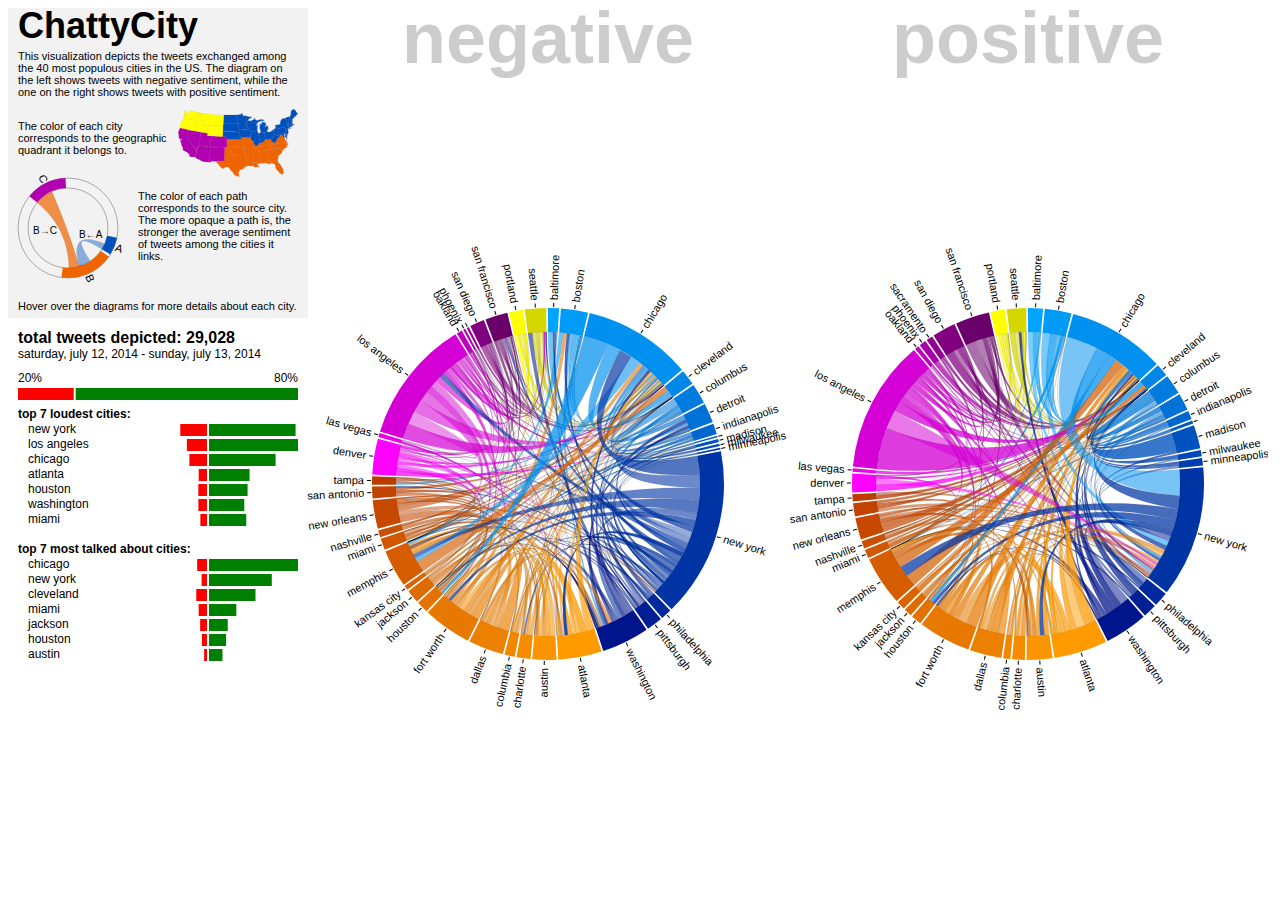
<file: chord/index3.html>
<!DOCTYPE html>
<meta charset="utf-8">
<style>

  #tooltip {
    color: white;
    opacity: .9;
    background: #333;
    padding: 5px;
    border: 1px solid lightgrey;
    border-radius: 5px;
    position: absolute;
    z-index: 10;
    visibility: hidden;
    white-space: nowrap;
    pointer-events: none;
  }

  body {
    font: 11px sans-serif;
  }

  path.chord {
    stroke: #000;
    stroke-width: .1px;
  }

  div {
    float: left;
  }

  .underlay{
    font: 72px sans-serif;
    font-weight: bold;
    fill-opacity: .20;
  }

  .circle circle {
    fill: none;
    pointer-events: all;
  }

  .summary {
    visibility: hidden;
    font: 12px sans-serif;
  }

  .agg {
    font: 12px sans-serif;
  }

  .extend_arc {
    opacity: 0;
  }

  .summary .header, .agg .header {
    font: 16px sans-serif;
    font-weight: bold;
  }

  .circles:hover path.fade {
    visibility: hidden;
  }

  .circles:hover g.unfade {
    visibility: visible;
  }

  .circles:hover g.aggfade {
    visibility: hidden;
  }

</style>

<body>
<div id = "tooltip"></div>
<script src="d3.min.js"></script>
<script>

d3.select(window).on("resize", throttle);

  var padding = 40;
  var boxw = 300;

  var w = window,
      d = document,
      e = d.documentElement,
      g = d.getElementsByTagName('body')[0],
      x = w.innerWidth || e.clientWidth || g.clientWidth,
      y = w.innerHeight|| e.clientHeight|| g.clientHeight;

  var width2 = x - 20,
      width = (width2-boxw) / 2,
      height = y - 20,
      innerRadius = Math.min(width, height) * .40 - padding,
      outerRadius = innerRadius + 24;

var arc, layout, layout2, path, svgp, svg, svg2;

  var sumtop = 335,
      sumtext = 10,
      sumdy = 15,
      sumcityleft = sumtext + 100,
      sumcitypartwidth = 90;

  var formatPercent0 = d3.format(".0%"),
      formatPercent1 = d3.format(".1%"),
      formatComma = d3.format(",");

setup(innerRadius, outerRadius, width, height);

function setup(innerRadius, outerRadius, width, height){

  arc = d3.svg.arc()
      .innerRadius(innerRadius)
      .outerRadius(outerRadius);

  layout = d3.layout.chord()
      .padding(.01)
      .sortSubgroups(d3.descending)
      .sortChords(d3.ascending);

  layout2 = d3.layout.chord()
      .padding(.01)
      .sortSubgroups(d3.descending)
      .sortChords(d3.ascending);

  path = d3.svg.chord()
      .radius(innerRadius);

  svgp = d3.select("body").append("div").attr("id","viz")
        .append("svg")
        .attr("width", width2)
        .attr("height", height)
        .attr("class","mastersvg")
        .append("g")
        .call(d3.behavior.zoom().scaleExtent([1, 8]).on("zoom", zoom))
        .append("g")
        .attr("class","circles");


  // chart labels
  svgp.append("text")
    .text("negative")
    .attr({
      x: ((width / 2) + boxw),
      y: 55,
      class: "underlay"
    })
    .attr("text-anchor", "middle");

  svgp.append("text")
    .text("positive")
    .attr({
      x: ((width * 3) / 2 + boxw),
      y: 55,
      class: "underlay"
    })
    .attr("text-anchor", "middle");

  svg = svgp
    .append("g")
      .attr("class", "circle")
      .attr("transform", "translate(" + ((width / 2)+boxw) + "," + ((height / 2) + 36) + ")");

  svg2 = svgp
    .append("g")
    .attr("class", "circle")
    .attr("transform", "translate(" + ((width * 3) / 2 + boxw) + "," + ((height / 2) + 36) + ")");

  svg.append("circle")
    .attr("r", outerRadius);

  svg2.append("circle")
    .attr("r", outerRadius);
}

  var city;
  var summary_data;
  var matrix_pos;
  var matrix_neg;
  var sent_matrix_pos;
  var sent_matrix_neg;

  d3.csv("cities.csv", function(cities){
    city = cities;

    d3.json("aggregate.json", function(aggregate) {
      aggregate_data = aggregate;

      d3.json("summary.json", function(summary) {
        summary_data = summary;

        d3.json("matrix_pos.json", function(matrix_p) {
          matrix_pos = matrix_p;

          d3.json("matrix_neg.json", function(matrix_n) {
            matrix_neg = matrix_n;

            d3.json("sent_matrix_pos.json", function(sent_matrix_p) {
              sent_matrix_pos = sent_matrix_p;

              d3.json("sent_matrix_neg.json", function(sent_matrix_n) {
                sent_matrix_neg = sent_matrix_n;

                draw();

              });
            });
          });
        });
      });
    });
  });



  function draw(){

    var NE = 0,
        SE = 0,
        SW = 0,
        NW = 0;

    for (var i=0; i < city.length; i++){
      if (city[i].quad == "NE") NE++;
      if (city[i].quad == "SE") SE++;
      if (city[i].quad == "SW") SW++;
      if (city[i].quad == "NW") NW++;
    };

    //NE is blue
    var NE_color = d3.scale.linear()
          .domain([0,NE+1])
          .range([d3.rgb(0,165,255),d3.rgb(0,0,124)]);

    //SE is orange
    var SE_color = d3.scale.linear()
          .domain([0,SE+1])
          .range([d3.rgb(255,155,0),d3.rgb(180,45,0)]);

    //SW is purple
    var SW_color = d3.scale.linear()
          .domain([0,SW+1])
          .range([d3.rgb(255,0,255),d3.rgb(64,0,64)]);

    //NW is yellow
    var NW_color = d3.scale.linear()
          .domain([0,NW+1])
          .range([d3.rgb(255,255,0),d3.rgb(128,128,0)]);

    var fill = [];

    for (var i = 0; i < NE; i++){
      fill.push(NE_color(i));
    };
      for (var i = 0; i < SE; i++){
      fill.push(SE_color(i));
    };
      for (var i = 0; i < SW; i++){
      fill.push(SW_color(i));
    };
      for (var i = 0; i < NW; i++){
      fill.push(NW_color(i));
    };




                  // info boxx

                  //big box
                  svgp.append("rect")
                    .attr("x", 0)
                    .attr("y", 0)
                    .attr("width", boxw)
                    .attr("height", sumtop - 25)
                    .attr("fill", "grey")
                    .attr("fill-opacity",0.1);

                  //title
                  svgp.append("text")
                    .text("ChattyCity")
                    .attr("font-size", 36)
                    .attr("x", 10)
                    .attr("y", 30)
                    .attr("font-weight", "bold");

                  //text
                  legtext1 = "This visualization depicts the tweets exchanged among the 40 most populous cities in the US. The diagram on the left shows tweets with negative sentiment, while the one on the right shows tweets with positive sentiment."

                  svgp.append("text")
                    .text(legtext1)
                    .attr("transform", "translate("+sumtext+",0)")
                    .attr("y",50)
                    .call(wrap, boxw-20);

                  legtext2 = "The color of each city corresponds to the geographic quadrant it belongs to."

                  svgp.append("text")
                    .text(legtext2)
                    .attr("transform", "translate("+sumtext+",0)")
                    .attr("y",120)
                    .call(wrap, boxw-150);

                  //map png
                  svgp.append("svg:image")
                    .attr("xlink:href", "USmap.png")
                    .attr("width", "120px")
                    .attr("height", "80px")
                    .attr({
                      x: 170,
                      y: 95
                    });

                  //legend diagram

                  var legend_data = [
                    [ 0, 16, 0, 8, 4 ,5],
                    [ 0, 0, 3, 0, 0 ,4],
                    [7,  6, 1, 1, 1 ,5],
                    [ 2, 0, 2, 0, 4 ,5],
                    [12,  6, 0, 2, 0 ,5],
                    [ 1,  1,  9, 0, 5 ,0]
                  ];

                  var legend_fill = [d3.rgb(0,0,0), d3.rgb(0,80,190), d3.rgb(240,100,0), d3.rgb(0,0,0),d3.rgb(0,0,0), d3.rgb(176,0,176)];

                  var layout3 = d3.layout.chord()
                        .padding(.05)
                        .sortSubgroups(d3.descending);
                        //.sortGroups(d3.descending);

                  var chord3 = layout3.matrix(legend_data);

                  var legend_arc = d3.svg.arc()
                        .innerRadius(40)
                        .outerRadius(50);

                  var legend_path = d3.svg.chord()
                        .radius(40);

                  var svg3 = svgp
                        .append("g")
                        .attr("class", "circle")
                        .attr("transform", "translate(" + 60 + "," + 220 + ")");

                  svg3.append("circle")
                    .attr("r", 50)
                    .attr("stroke", "black")
                    .attr("opacity", 0.3);

                  svg3.append("circle")
                    .attr("r", 40)
                    .attr("stroke", "black")
                    .attr("opacity", 0.3);

                  var group3 = svg3.selectAll(".group")
                        .data(layout3.groups)
                        .enter().append("g")
                        .attr("class", "group");

                  var groupPath3 = group3.append("path")
                        .attr("id", function(d, i) { return "group" + i; })
                        .attr("d", legend_arc)
                        .style("fill", function(d, i) { return legend_fill[i]; })
                        .style("opacity", function(d,i) { var n = 0; if( i == 2 || i == 5 || i == 1) { n = 1; } return n;}); //opacity: kill all but 2

                  var chord3 = svg3.selectAll(".chord")
                        .data(layout3.chords)
                        .enter()
                        .append("path")
                        .attr("class", "chord")
                        .style("fill", function(d) { return legend_fill[d.target.index]; })
                        .attr("d", legend_path)
                        .style("opacity", function(d,i) { var n = 0; if( i == 11 || i == 5) { n = i/22 + 0.2; } return n;});

                  var ticks3 = group3.selectAll("g")
                        .data(groupTicksLegend)
                        .enter().append("g")
                        .attr("transform", function(d) {
                          return "rotate(" + (d.angle * 180 / Math.PI - 90) + ")"
                              + "translate(" + 50 + ",0)";
                        });

                  ticks3.append("text")
                    .attr("x",5)
                    .attr("dy", ".35em")
                    .attr("transform", function(d) { return d.angle > Math.PI ? "rotate(180)translate(-10)" : null; })
                    .style("text-anchor", "middle")
                    .text(function(d) { return d.label; });


                  function groupTicksLegend(d) {
                    var legend_ticks = ["","A","B","","","C"]
                    var k = (d.endAngle - d.startAngle) / 2;
                    return d3.range(1).map(function(v, i) {
                      return {
                        angle: k + d.startAngle,
                        label: legend_ticks[d.index]
                      };
                    });
                  }

                  svg3.append("text")
                    .text("B→C")
                    .attr({
                      x: -35,
                      y: 6
                    })
                    .style("font-size", 10);

                  svg3.append("text")
                    .text("B←A")
                    .attr({
                      x: 11,
                      y: 10
                    })
                    .style("font-size", 10);

                    // legend text

                    legtext3 = "The color of each path corresponds to the source city. The more opaque a path is, the stronger the average sentiment of tweets among the cities it links."

                    svgp.append("text")
                      .text(legtext3)
                      .attr("transform", "translate("+130+",0)")
                      .attr("y",190)
                      .call(wrap, boxw-140);

                    legtext4 = "Hover over the diagrams for more details about each city.";

                    svgp.append("text")
                      .text(legtext4)
                      .attr("transform", "translate("+sumtext+",0)")
                      .attr("y",300)
                      .call(wrap, boxw-20);


                    //agg text
                    var agg = d3.select("g.circles").append("g")
                      .attr("class","agg")
                      .append("g");

                    agg.append("text")
                      .text("total tweets depicted: "+formatComma(aggregate_data[0][0]+aggregate_data[0][1]))
                      .attr({x: sumtext, y: sumtop})
                      .attr("font-weight","bold")
                      .attr("class", "header");

                    agg.append("text")
                      .text(aggregate_data[0][2]+" - "+aggregate_data[0][3])
                      .attr({x: sumtext, y: sumtop + sumdy});

                   //overall neg/pos portions
                    agg.append("text")
                      .text(formatPercent0(aggregate_data[0][0]/(aggregate_data[0][0]+aggregate_data[0][1])))
                      .attr({x: sumtext, y: sumtop + sumdy*3 - 6});

                    agg.append("text")
                      .text(formatPercent0(aggregate_data[0][1]/(aggregate_data[0][0]+aggregate_data[0][1])))
                      .attr({x: boxw-10, y: sumtop + sumdy*3 - 6}).attr("text-anchor", "end");

                    agg.append("rect")
                      .attr({ x: sumtext, y: sumtop + sumdy*3, height: 12, fill: "red" })
                      .attr("width", (aggregate_data[0][0]/(aggregate_data[0][0]+aggregate_data[0][1]))*(boxw-20) - 1);

                    agg.append("rect")
                      .attr({ y: sumtop + sumdy*3, height: 12, fill: "green" })
                      .attr("x", sumtext + (aggregate_data[0][0]/(aggregate_data[0][0]+aggregate_data[0][1]))*(boxw-20) + 1)
                      .attr("width", (aggregate_data[0][1]/(aggregate_data[0][0]+aggregate_data[0][1]))*(boxw-20) - 1);


                    agg.append("text")
                      .text("top 7 loudest cities:")
                      .attr({x: sumtext, y: sumtop + sumdy*5})
                      .attr("font-weight","bold");

                    for(var j = 0; j<7; j++){
                      agg.append("text")
                        .text(aggregate_data[2][j][0])
                        .attr({ x: sumtext + 10, y: sumtop + sumdy*(6+j) });

                      agg.append("rect")
                        .attr({ y: sumtop + sumdy*(5+j) + 6, height: 12, fill: "red" })
                        .attr("x", summary_city(aggregate_data[2][0+j][1], aggregate_data[2][0+j][2], aggregate_data[2][7][0])[0])
                        .attr("width", summary_city(aggregate_data[2][0+j][1], aggregate_data[2][0+j][2], aggregate_data[2][7][0])[1]);

                      agg.append("rect")
                        .attr({ y: sumtop + sumdy*(5+j) + 6, height: 12, fill: "green" })
                        .attr("x", sumcityleft+sumcitypartwidth+1)
                        .attr("width", summary_city(aggregate_data[2][0+j][1], aggregate_data[2][0+j][2], aggregate_data[2][7][0])[2]);
                    }

                    agg.append("text")
                      .text("top 7 most talked about cities:")
                      .attr({x: sumtext, y: sumtop + sumdy*14})
                      .attr("font-weight","bold");

                    for(var j = 0; j<7; j++){
                      agg.append("text")
                        .text(aggregate_data[1][j][0])
                        .attr({ x: sumtext + 10, y: sumtop + sumdy*(15+j) });

                      agg.append("rect")
                        .attr({ y: sumtop + sumdy*(14+j) + 6, height: 12, fill: "red" })
                        .attr("x", summary_city(aggregate_data[1][0+j][1], aggregate_data[1][0+j][2], aggregate_data[1][7][0])[0])
                        .attr("width", summary_city(aggregate_data[1][0+j][1], aggregate_data[1][0+j][2], aggregate_data[1][7][0])[1]);

                      agg.append("rect")
                        .attr({ y: sumtop + sumdy*(14+j) + 6, height: 12, fill: "green" })
                        .attr("x", sumcityleft+sumcitypartwidth+1)
                        .attr("width", summary_city(aggregate_data[1][0+j][1], aggregate_data[1][0+j][2], aggregate_data[1][7][0])[2]);
                    }


                    // summary box
                    var summary = d3.select("g.circles").selectAll(".summary")
                      .data(summary_data)
                      .enter()
                      .append("g")
                      .attr("class", "summary");

                    // header
                    summary.append("text")
                      .text(function(d){ return d[0][0]; })
                      .attr({ x: sumtext, y: sumtop, class: "header"});
                    // total volume
                    summary.append("text")
                      .text(function(d){ return "total volume: "+ formatComma(d[0][1]+d[0][3]) + " tweets"; })
                      .attr({ x: sumtext, y: sumtop + sumdy })
                      .attr("font-weight", "bold");

                    // tweets about city
                    summary.append("text")
                      .text(function(d){ return "tweets about "+d[0][0]+": "+ formatComma(d[0][1])+" ("+formatPercent0(d[0][1]/(d[0][1]+d[0][3]))+")"; })
                      .attr({ x: sumtext, y: sumtop + sumdy*3 - 6 });

                    // breakdown
                    summary.append("rect")
                      .attr({ x: sumtext, y: sumtop + sumdy*3, height: 12, fill: "red" })
                      .attr("width", function(d){ return d[0][2]*(boxw-20) - 1; });

                    summary.append("rect")
                      .attr({ y: sumtop + sumdy*3, height: 12, fill: "green" })
                      .attr("x", function(d){ return sumtext + d[0][2]*(boxw-20) + 1; })
                      .attr("width", function(d){ return (1-d[0][2])*(boxw-20) - 1; });

                    // top 5
                    summary.append("text")
                      .text("top 5 cities (by volume):")
                      .attr({ x: sumtext, y: sumtop + sumdy*5 })
                      .attr("font-weight","bold");

                    // cities
                    for(var j = 0; j<5; j++){
                      summary.append("text")
                        .text(function(d){ return d[1][j][0]; })
                        .attr({ x: sumtext + 10, y: sumtop + sumdy*(6+j) });

                      summary.append("rect")
                        .attr({ y: sumtop + sumdy*(5+j) + 6, height: 12, fill: "red" })
                        .attr("x", function(d){ return summary_city(d[1][0+j][1], d[1][0+j][2], d[1][5][0])[0]; })
                        .attr("width", function(d){ return summary_city(d[1][0+j][1], d[1][0+j][2], d[1][5][0])[1]; });

                      summary.append("rect")
                        .attr({ y: sumtop + sumdy*(5+j) + 6, height: 12, fill: "green" })
                        .attr("x", sumcityleft+sumcitypartwidth+1)
                        .attr("width", function(d){ return summary_city(d[1][0+j][1], d[1][0+j][2], d[1][5][0])[2]; });
                    }

                    // tweets by city
                    summary.append("text")
                      .text(function(d){ return "tweets by "+d[0][0]+": "+ formatComma(d[0][3])+" ("+formatPercent0(d[0][3]/(d[0][1]+d[0][3]))+")"; })
                      .attr({ x: sumtext, y: sumtop + sumdy*12 - 6});

                    // breakdown
                    summary.append("rect")
                      .attr({ x: sumtext, y: sumtop + sumdy*12, height: 12, fill: "red" })
                      .attr("width", function(d){ return d[0][4]*(boxw-20) - 1; });

                    summary.append("rect").attr({ y: sumtop + sumdy*12, height: 12, fill: "green" })
                      .attr("x", function(d){ return sumtext + d[0][4]*(boxw-20) + 1; })
                      .attr("width", function(d){ return (1-d[0][4])*(boxw-20) - 1; });

                    // top 5
                    summary.append("text")
                      .text("top 5 cities (by volume):")
                      .attr({ x: sumtext, y: sumtop + sumdy*14 })
                      .attr("font-weight","bold");

                    // cities
                    for(var j = 0; j<5; j++){
                      summary.append("text")
                        .text(function(d){ return d[2][j][0]; })
                        .attr({ x: sumtext + 10, y: sumtop + sumdy*(15+j) });

                      summary.append("rect")
                        .attr({ y: sumtop + sumdy*(14+j) + 6, height: 12, fill: "red" })
                        .attr("x", function(d){ return summary_city(d[2][0+j][1], d[2][0+j][2], d[2][5][0])[0]; })
                        .attr("width", function(d){ return summary_city(d[2][0+j][1], d[2][0+j][2], d[2][5][0])[1]; });

                      summary.append("rect")
                        .attr({ y: sumtop + sumdy*(14+j) + 6, height: 12, fill: "green" })
                        .attr("x", sumcityleft+sumcitypartwidth+1)
                        .attr("width", function(d){ return summary_city(d[2][0+j][1], d[2][0+j][2], d[2][5][0])[2]; });
                    }


                    var coverbox1 = d3.select(".mastersvg")
                          .append("rect")
                          .attr({
                            x: 0, y:0, width: boxw, height: height, opacity: 0
                          });

                    var coverbox2 = d3.select(".mastersvg")
                          .append("rect")
                          .attr({
                            x: 0, y:0, width: width2, height: 72, opacity: 0
                          });


                    // main charts
                    var chord = layout.matrix(matrix_neg);
                    var chord2 = layout2.matrix(matrix_pos);

                    // Add a group per neighborhood.
                    var group = svg.selectAll(".group")
                          .data(layout.groups)
                          .enter()
                          .append("g")
                          .attr("class", "group")
                          .on("mouseover", fade());

                    var group2 = svg2.selectAll(".group")
                          .data(layout2.groups)
                          .enter()
                          .append("g")
                          .attr("class", "group")
                          .on("mouseover", fade());

  /*
                    // Add a mouseover title.
                    group.append("title")
                      .text(function(d, i) {
                        return city[i].name + ": " + formatPercent1(d.value) + " of all negative tweets";
                      });

                    group2.append("title")
                      .text(function(d, i) {
                        return city[i].name + ": " + formatPercent1(d.value) + " of all positive tweets";
                      });

  */
                    // Add the group arc.
                    var groupPath = group.append("path")
                          .attr("id", function(d, i) { return "group" + i; })
                          .attr("d", arc)
                          .style("fill", function(d, i) { return fill[i]; });

                    var groupPath2 = group2.append("path")
                          .attr("id", function(d, i) { return "group" + i; })
                          .attr("d", arc)
                          .style("fill", function(d, i) { return fill[i]; });


                    var extend_arc = d3.svg.arc()
                          .innerRadius(outerRadius)
                          .outerRadius(outerRadius + 50);


                    //proximity detection for hover
                    var groupPathExtend= group.append("path")
                          .attr("class", "extend_arc")
                          .attr("d", extend_arc);

                    var groupPath2Extend= group2.append("path")
                          .attr("class", "extend_arc")
                          .attr("d", extend_arc);


                    // Add the chords.
                    var chord = svg.selectAll(".chord")
                          .data(layout.chords)
                          .enter()
                          .append("path")
                          .attr("class", "chord")
                          .style("fill", function(d) { return fill[d.source.index]; })
                          .attr("d", path)
                          .style("opacity", function (d) { return d3.round(0.35-sent_matrix_neg[d.source.index][d.target.index], 2); });

                    var chord2 = svg2.selectAll(".chord")
                          .data(layout2.chords)
                          .enter()
                          .append("path")
                          .attr("class", "chord")
                          .style("fill", function(d) { return fill[d.source.index]; })
                          .attr("d", path)
                          .style("opacity", function (d) { return d3.round(0.35+sent_matrix_pos[d.source.index][d.target.index], 2); });

  /*
                    // Add a mouseover title for each chord.
                    chord.append("title").text(function(d) {
                      return city[d.source.index].name
                          + " → " + city[d.target.index].name
                          + ": " + formatPercent1(d.source.value)
                          + "\n"
                          + "avg. sentiment score: " + d3.round(sent_matrix_neg[d.source.index][d.target.index], 2)
                          + "\n"
                          + city[d.target.index].name
                          + " → " + city[d.source.index].name
                          + ": " + formatPercent1(d.target.value)
                          + "\n"
                          + "avg. sentiment score: " + d3.round(sent_matrix_neg[d.target.index][d.source.index], 2);
                    });


                    chord2.append("title").text(function(d) {
                      return city[d.source.index].name
                          + " → " + city[d.target.index].name
                          + ": " + formatPercent1(d.source.value)
                          + "\n"
                          + "avg. sentiment score: " + d3.round(sent_matrix_pos[d.source.index][d.target.index], 2)
                          + "\n"
                          + city[d.target.index].name
                          + " → " + city[d.source.index].name
                          + ": " + formatPercent1(d.target.value)
                          + "\n"
                          + "avg. sentiment score: " + d3.round(sent_matrix_pos[d.target.index][d.source.index], 2);
                    });
*/


                    chord.on("mouseover", function (d) {
                    d3.select("#tooltip")
                      .style("visibility", "visible")
                      .html(chordTip(d, 1))
                      .style("top", function () { return (d3.event.pageY - 70)+"px"})
                      .style("left", function () { return (d3.event.pageX - 140)+"px";})
                    })
                      .on("mouseout", function (d) { d3.select("#tooltip").style("visibility", "hidden") });

                    chord2.on("mouseover", function (d) {
                    d3.select("#tooltip")
                      .style("visibility", "visible")
                      .html(chordTip(d, 2))
                      .style("top", function () { return (d3.event.pageY - 70)+"px"})
                      .style("left", function () { return (d3.event.pageX - 140)+"px";})
                    })
                      .on("mouseout", function (d) { d3.select("#tooltip").style("visibility", "hidden") });

                    function chordTip (d, cgroup) {
                      if (cgroup == 1){
                          return city[d.source.index].name
                          + " → " + city[d.target.index].name
                          + ": " + formatPercent1(d.source.value)
                          + "<br />"
                          + "avg. sentiment: " + d3.round(sent_matrix_neg[d.source.index][d.target.index], 2)
                          + "<br />"
                          + city[d.target.index].name
                          + " → " + city[d.source.index].name
                          + ": " + formatPercent1(d.target.value)
                          + "<br />"
                          + "avg. sentiment: " + d3.round(sent_matrix_neg[d.target.index][d.source.index], 2);
                      }
                      else {
                        return city[d.source.index].name
                            + " → " + city[d.target.index].name
                            + ": " + formatPercent1(d.source.value)
                            + "<br />"
                            + "avg. sentiment: " + d3.round(sent_matrix_pos[d.source.index][d.target.index], 2)
                            + "<br />"
                            + city[d.target.index].name
                            + " → " + city[d.source.index].name
                            + ": " + formatPercent1(d.target.value)
                            + "<br />"
                            + "avg. sentiment: " + d3.round(sent_matrix_pos[d.target.index][d.source.index], 2);
                      }
                    }

                    //add ticks and labels
                    var ticks = group.selectAll("g")
                          .data(groupTicks)
                          .enter()
                          .append("g")
                          .attr("transform", function(d) {
                            return "rotate(" + (d.angle * 180 / Math.PI - 90) + ")"
                                  + "translate(" + outerRadius + ",0)";
                            });

                    ticks.append("line")
                      .attr("x1", 1)
                      .attr("y1", 0)
                      .attr("x2", 5)
                      .attr("y2", 0)
                      .style("stroke", "#000");

                    ticks.append("text")
                      .attr("x", 8)
                      .attr("dy", ".35em")
                      .attr("transform", function(d) { return d.angle > Math.PI ? "rotate(180)translate(-16)" : null; })
                      .style("text-anchor", function(d) { return d.angle > Math.PI ? "end" : null; })
                      .text(function(d) { return d.label; })
                      .attr("opacity", function(d) { return d.opa1 });


                    var ticks2 = group2.selectAll("g")
                          .data(groupTicks)
                          .enter()
                          .append("g")
                          .attr("transform", function(d) {
                            return "rotate(" + (d.angle * 180 / Math.PI - 90) + ")"
                                  + "translate(" + outerRadius + ",0)";
                            });

                    ticks2.append("line")
                      .attr("x1", 1)
                      .attr("y1", 0)
                      .attr("x2", 5)
                      .attr("y2", 0)
                      .style("stroke", "#000");

                    ticks2.append("text")
                      .attr("x", 8)
                      .attr("dy", ".35em")
                      .attr("transform", function(d) { return d.angle > Math.PI ? "rotate(180)translate(-16)" : null; })
                      .style("text-anchor", function(d) { return d.angle > Math.PI ? "end" : null; })
                      .text(function(d) { return d.label; })
                      .attr("opacity", function(d) { return d.opa2 });


                    // Returns an array of tick angles and labels, given a group.
                    function groupTicks(d) {
                      var k = (d.endAngle - d.startAngle) / 2;
                      var o1 = 1,
                          o2 = 1;
                      
                      if (city[d.index].name == "lincoln" || city[d.index].name == "sacramento") { o1 = 0;}
                      if (city[d.index].name == "lincoln") { o2 = 0;}
                      
                      return d3.range(1).map(function(v, i) {
                        return {
                          angle: k + d.startAngle,
                          label: city[d.index].name,
                          opa1: o1,
                          opa2: o2
                        };
                      });
                    }


                    // Returns an event handler for fading a given chord group.
                    function fade() {

                      return function(g, i) {
                          chord.classed("fade", function(p) { return p.source.index != i && p.target.index != i; });
                          chord2.classed("fade", function(p) { return p.source.index != i && p.target.index != i; });
                          summary.classed("unfade", function(d) { var cityname = (city[i].name+", "+city[i].state); return d[0][0] == cityname; })
                          agg.classed("aggfade", true);
                      };
                    }

                }


function redraw() {
  var w = window,
      d = document,
      e = d.documentElement,
      g = d.getElementsByTagName('body')[0],
      x = w.innerWidth || e.clientWidth || g.clientWidth,
      y = w.innerHeight|| e.clientHeight|| g.clientHeight;

  var width2 = x - 20,
      width = (width2-boxw) / 2,
      height = y - 20,
      innerRadius = Math.min(width, height) * .40 - padding,
      outerRadius = innerRadius + 24;

  d3.select('#viz').remove();

  setup(innerRadius, outerRadius, width, height);
  draw();
}

  function zoom() {
    svgp.attr("transform", "translate(" + d3.event.translate + ")scale(" + d3.event.scale + ")");
  }

  function wrap(text, width) {
    text.each(function() {

      var text = d3.select(this),
          words = text.text().split(/\s+/).reverse(),
          word,
          line = [],
          lineNumber = 0,
          lineHeight = 1.1, // ems
          y = text.attr("y"),
          dy = parseFloat(text.attr("dy")),
          tspan = text.text(null).append("tspan").attr("x", 0).attr("y", y).attr("dy", 0.17 + "em");

      while (word = words.pop()) {
        line.push(word);
        tspan.text(line.join(" "));

        if (tspan.node().getComputedTextLength() > width) {
          line.pop();
          tspan.text(line.join(" "));
          line = [word];
          tspan = text.append("tspan").attr("x", 0).attr("y", y).attr("dy", ++lineNumber * lineHeight + 0.17 + "em").text(word);
        }

      }

    });
  }

  function summary_city(total, neg_p, maxval) {

    var r1 = sumcityleft + (((maxval - (total*neg_p))/maxval)*sumcitypartwidth),
        r2 = (((total*neg_p)/maxval)*sumcitypartwidth)-1,
        r3 = (((total*(1-neg_p))/maxval)*sumcitypartwidth)-1;

    if (r2<1){
      r2 = 0
    }

    if (r2<1){
      r2 = 0
    }

    return [r1, r2, r3];
  }
  
  var throttleTimer;
  function throttle() {
    window.clearTimeout(throttleTimer);
     throttleTimer = window.setTimeout(function() {
        redraw();
     }, 200);
}

</script>
</file>
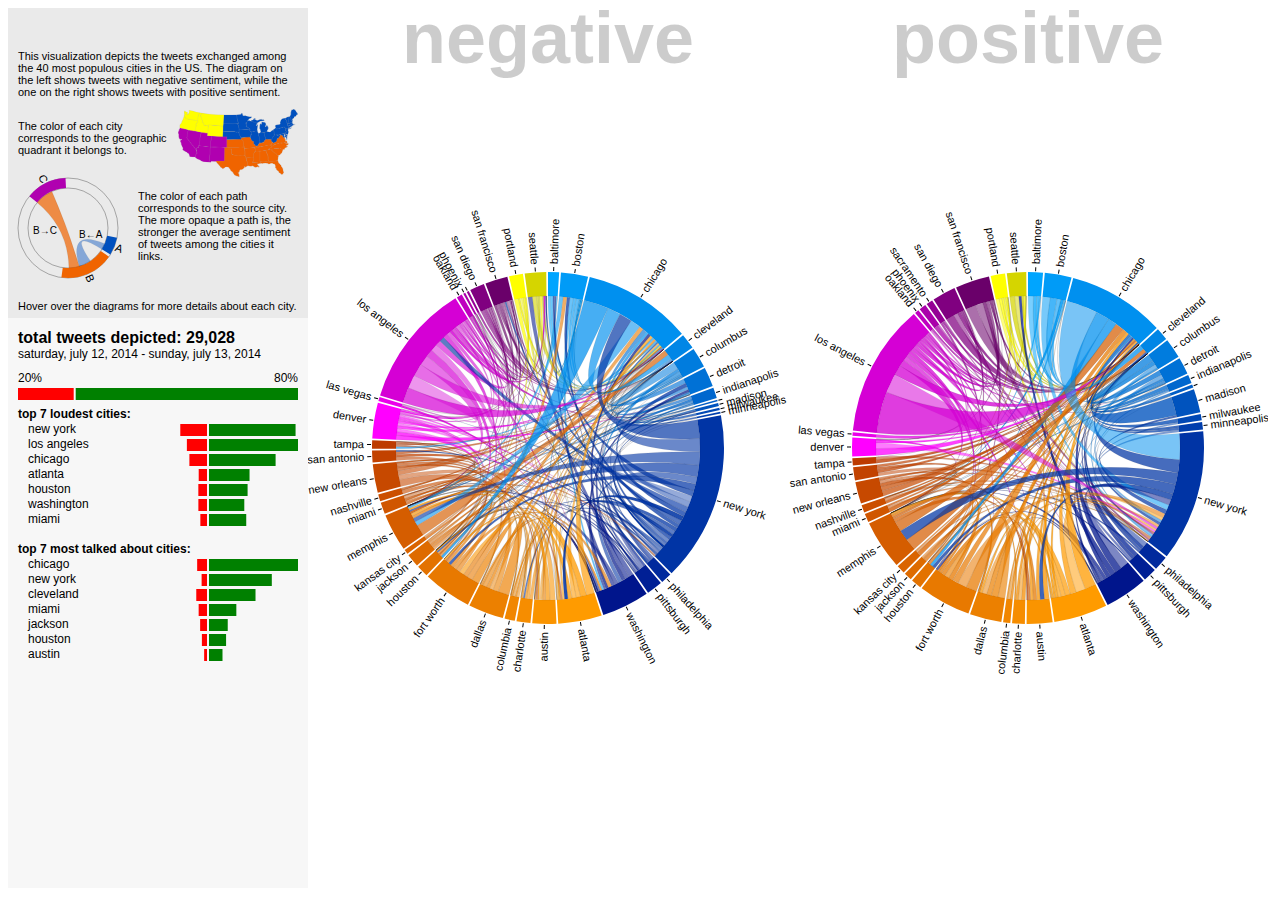
<file: chord/index4.html>
<!DOCTYPE html>
<meta charset="utf-8">
<style>

  #tooltip {
    color: white;
    opacity: .9;
    background: #333;
    padding: 5px;
    border: 1px solid lightgrey;
    border-radius: 5px;
    position: absolute;
    z-index: 10;
    visibility: hidden;
    white-space: nowrap;
    pointer-events: none;
  }

  body {
    font: 11px sans-serif;
  }

  path.chord {
    stroke: #000;
    stroke-width: .1px;
  }

  div {
    float: left;
  }

  .underlay{
    font: 72px sans-serif;
    font-weight: bold;
    fill-opacity: .20;
  }

  .circle circle {
    fill: none;
    pointer-events: all;
  }

  .summary {
    visibility: hidden;
    font: 12px sans-serif;
  }

  .agg {
    font: 12px sans-serif;
  }

  .extend_arc {
    opacity: 0;
  }

  .summary .header, .agg .header {
    font: 16px sans-serif;
    font-weight: bold;
  }

  .circles:hover path.fade {
    visibility: hidden;
  }

  .circles:hover g.unfade {
    visibility: visible;
  }

  .circles:hover g.aggfade {
    visibility: hidden;
  }

</style>

<body>
<div id = "tooltip"></div>
<script src="d3.min.js"></script>
<script>

  d3.select(window).on("resize", throttle);

  var move = d3.behavior.zoom().scaleExtent([1, 8]).on("zoom", zoom);

  var padding = 40;
  var boxw = 300;

  var w = window,
      d = document,
      e = d.documentElement,
      g = d.getElementsByTagName('body')[0],
      x = w.innerWidth || e.clientWidth || g.clientWidth,
      y = w.innerHeight|| e.clientHeight|| g.clientHeight;

  var width2 = x - 20,
      width = (width2-boxw) / 2,
      height = y - 20,
      innerRadius = Math.min(width, height) * .40 - padding,
      outerRadius = innerRadius + 24;

  var arc, layout, layout2, path, svgp, svgp_main, svg, svg2;

  var sumtop = 335,
      sumtext = 10,
      sumdy = 15,
      sumcityleft = sumtext + 100,
      sumcitypartwidth = 90;

  var formatPercent0 = d3.format(".0%"),
      formatPercent1 = d3.format(".1%"),
      formatComma = d3.format(",");

  setup(innerRadius, outerRadius, width, width2, height);

  function setup(innerRadius, outerRadius, width, width2, height){

    arc = d3.svg.arc()
        .innerRadius(innerRadius)
        .outerRadius(outerRadius);

    layout = d3.layout.chord()
        .padding(.01)
        .sortSubgroups(d3.descending)
        .sortChords(d3.ascending);

    layout2 = d3.layout.chord()
        .padding(.01)
        .sortSubgroups(d3.descending)
        .sortChords(d3.ascending);

    path = d3.svg.chord()
        .radius(innerRadius);

    svgp = d3.select("body").append("div").attr("id","viz")
          .append("svg")
          .attr("width", width2)
          .attr("height", height)
          .attr("class","mastersvg")
          .append("g")
          //.call(move)
          .append("g")
          .attr("class","circles");

    svgp_main = svgp.append("g")
      .attr("class", "main")
      .call(move);

    // chart labels
    svgp_main.append("text")
      .text("negative")
      .attr({
        x: ((width / 2) + boxw),
        y: 55,
        class: "underlay"
      })
      .attr("text-anchor", "middle");

    svgp_main.append("text")
      .text("positive")
      .attr({
        x: ((width * 3) / 2 + boxw),
        y: 55,
        class: "underlay"
      })
      .attr("text-anchor", "middle");

    // main diagrams
    svg = svgp_main
      .append("g")
        .attr("class", "circle")
        .attr("transform", "translate(" + ((width / 2)+boxw) + "," + ((height / 2) + 0) + ")");

    svg2 = svgp_main
      .append("g")
      .attr("class", "circle")
      .attr("transform", "translate(" + ((width * 3) / 2 + boxw) + "," + ((height / 2) + 0) + ")");

    svg.append("circle")
      .attr("r", outerRadius);

    svg2.append("circle")
      .attr("r", outerRadius);

    // cover for side bar
    svgp.append("rect")
      .attr({
        x: 0,
        y: 0,
        width: boxw,
        height: height,
        fill: d3.rgb(247, 247, 247)
      });
  }

  var city;
  var summary_data;
  var matrix_pos;
  var matrix_neg;
  var sent_matrix_pos;
  var sent_matrix_neg;

  d3.csv("cities.csv", function(cities){
    city = cities;

    d3.json("aggregate.json", function(aggregate) {
      aggregate_data = aggregate;

      d3.json("summary.json", function(summary) {
        summary_data = summary;

        d3.json("matrix_pos.json", function(matrix_p) {
          matrix_pos = matrix_p;

          d3.json("matrix_neg.json", function(matrix_n) {
            matrix_neg = matrix_n;

            d3.json("sent_matrix_pos.json", function(sent_matrix_p) {
              sent_matrix_pos = sent_matrix_p;

              d3.json("sent_matrix_neg.json", function(sent_matrix_n) {
                sent_matrix_neg = sent_matrix_n;

                  draw(innerRadius, outerRadius);

              });
            });
          });
        });
      });
    });
  });



  function draw(innerRadius, outerRadius){

    var NE = 0,
        SE = 0,
        SW = 0,
        NW = 0;

    for (var i=0; i < city.length; i++){
      if (city[i].quad == "NE") NE++;
      if (city[i].quad == "SE") SE++;
      if (city[i].quad == "SW") SW++;
      if (city[i].quad == "NW") NW++;
    };

    //NE is blue
    var NE_color = d3.scale.linear()
          .domain([0,NE+1])
          .range([d3.rgb(0,165,255),d3.rgb(0,0,124)]);

    //SE is orange
    var SE_color = d3.scale.linear()
          .domain([0,SE+1])
          .range([d3.rgb(255,155,0),d3.rgb(180,45,0)]);

    //SW is purple
    var SW_color = d3.scale.linear()
          .domain([0,SW+1])
          .range([d3.rgb(255,0,255),d3.rgb(64,0,64)]);

    //NW is yellow
    var NW_color = d3.scale.linear()
          .domain([0,NW+1])
          .range([d3.rgb(255,255,0),d3.rgb(128,128,0)]);

    var fill = [];

    for (var i = 0; i < NE; i++){
      fill.push(NE_color(i));
    };
      for (var i = 0; i < SE; i++){
      fill.push(SE_color(i));
    };
      for (var i = 0; i < SW; i++){
      fill.push(SW_color(i));
    };
      for (var i = 0; i < NW; i++){
      fill.push(NW_color(i));
    };


    //big box

    svgp.append("rect")
      .attr("x", 0)
      .attr("y", 0)
      .attr("width", boxw)
      .attr("height", sumtop - 25)
      .attr("fill", "grey")
      .attr("fill-opacity",0.1);

    /*
    //title 
    svgp.append("text")
      .text("ChattyCity")
      .attr("font-size", 36)
      .attr("x", 10)
      .attr("y", 30)
      .attr("font-weight", "bold");
    */

    //text
    legtext1 = "This visualization depicts the tweets exchanged among the 40 most populous cities in the US. The diagram on the left shows tweets with negative sentiment, while the one on the right shows tweets with positive sentiment."

    svgp.append("text")
      .text(legtext1)
      .attr("transform", "translate("+sumtext+",0)")
      .attr("y",50)
      .call(wrap, boxw-20);

    legtext2 = "The color of each city corresponds to the geographic quadrant it belongs to."

    svgp.append("text")
      .text(legtext2)
      .attr("transform", "translate("+sumtext+",0)")
      .attr("y",120)
      .call(wrap, boxw-150);

    //map png
    svgp.append("svg:image")
      .attr("xlink:href", "USmap.png")
      .attr("width", "120px")
      .attr("height", "80px")
      .attr({
        x: 170,
        y: 95
      });

    //legend diagram

    var legend_data = [
      [ 0, 16, 0, 8, 4 ,5],
      [ 0, 0, 3, 0, 0 ,4],
      [7,  6, 1, 1, 1 ,5],
      [ 2, 0, 2, 0, 4 ,5],
      [12,  6, 0, 2, 0 ,5],
      [ 1,  1,  9, 0, 5 ,0]
    ];

    var legend_fill = [d3.rgb(0,0,0), d3.rgb(0,80,190), d3.rgb(240,100,0), d3.rgb(0,0,0),d3.rgb(0,0,0), d3.rgb(176,0,176)];

    var layout3 = d3.layout.chord()
          .padding(.05)
          .sortSubgroups(d3.descending);
          //.sortGroups(d3.descending);

    var chord3 = layout3.matrix(legend_data);

    var legend_arc = d3.svg.arc()
          .innerRadius(40)
          .outerRadius(50);

    var legend_path = d3.svg.chord()
          .radius(40);

    var svg3 = svgp
          .append("g")
          .attr("class", "circle")
          .attr("transform", "translate(" + 60 + "," + 220 + ")");

    svg3.append("circle")
      .attr("r", 50)
      .attr("stroke", "black")
      .attr("opacity", 0.3);

    svg3.append("circle")
      .attr("r", 40)
      .attr("stroke", "black")
      .attr("opacity", 0.3);

    var group3 = svg3.selectAll(".group")
          .data(layout3.groups)
          .enter().append("g")
          .attr("class", "group");

    var groupPath3 = group3.append("path")
          .attr("id", function(d, i) { return "group" + i; })
          .attr("d", legend_arc)
          .style("fill", function(d, i) { return legend_fill[i]; })
          .style("opacity", function(d,i) { var n = 0; if( i == 2 || i == 5 || i == 1) { n = 1; } return n;}); //opacity: kill all but 2

    var chord3 = svg3.selectAll(".chord")
          .data(layout3.chords)
          .enter()
          .append("path")
          .attr("class", "chord")
          .style("fill", function(d) { return legend_fill[d.target.index]; })
          .attr("d", legend_path)
          .style("opacity", function(d,i) { var n = 0; if( i == 11 || i == 5) { n = i/22 + 0.2; } return n;});

    var ticks3 = group3.selectAll("g")
          .data(groupTicksLegend)
          .enter().append("g")
          .attr("transform", function(d) {
            return "rotate(" + (d.angle * 180 / Math.PI - 90) + ")"
                + "translate(" + 50 + ",0)";
          });

    ticks3.append("text")
      .attr("x",5)
      .attr("dy", ".35em")
      .attr("transform", function(d) { return d.angle > Math.PI ? "rotate(180)translate(-10)" : null; })
      .style("text-anchor", "middle")
      .text(function(d) { return d.label; });


    function groupTicksLegend(d) {
      var legend_ticks = ["","A","B","","","C"]
      var k = (d.endAngle - d.startAngle) / 2;
      return d3.range(1).map(function(v, i) {
        return {
          angle: k + d.startAngle,
          label: legend_ticks[d.index]
        };
      });
    }

    svg3.append("text")
      .text("B→C")
      .attr({
        x: -35,
        y: 6
      })
      .style("font-size", 10);

    svg3.append("text")
      .text("B←A")
      .attr({
        x: 11,
        y: 10
      })
      .style("font-size", 10);

      // legend text

      legtext3 = "The color of each path corresponds to the source city. The more opaque a path is, the stronger the average sentiment of tweets among the cities it links."

      svgp.append("text")
        .text(legtext3)
        .attr("transform", "translate("+130+",0)")
        .attr("y",190)
        .call(wrap, boxw-140);

      legtext4 = "Hover over the diagrams for more details about each city.";

      svgp.append("text")
        .text(legtext4)
        .attr("transform", "translate("+sumtext+",0)")
        .attr("y",300)
        .call(wrap, boxw-20);


      //agg text
      var agg = d3.select("g.circles").append("g")
        .attr("class","agg")
        .append("g");

      agg.append("text")
        .text("total tweets depicted: "+formatComma(aggregate_data[0][0]+aggregate_data[0][1]))
        .attr({x: sumtext, y: sumtop})
        .attr("font-weight","bold")
        .attr("class", "header");

      agg.append("text")
        .text(aggregate_data[0][2]+" - "+aggregate_data[0][3])
        .attr({x: sumtext, y: sumtop + sumdy});

     //overall neg/pos portions
      agg.append("text")
        .text(formatPercent0(aggregate_data[0][0]/(aggregate_data[0][0]+aggregate_data[0][1])))
        .attr({x: sumtext, y: sumtop + sumdy*3 - 6});

      agg.append("text")
        .text(formatPercent0(aggregate_data[0][1]/(aggregate_data[0][0]+aggregate_data[0][1])))
        .attr({x: boxw-10, y: sumtop + sumdy*3 - 6}).attr("text-anchor", "end");

      agg.append("rect")
        .attr({ x: sumtext, y: sumtop + sumdy*3, height: 12, fill: "red" })
        .attr("width", (aggregate_data[0][0]/(aggregate_data[0][0]+aggregate_data[0][1]))*(boxw-20) - 1);

      agg.append("rect")
        .attr({ y: sumtop + sumdy*3, height: 12, fill: "green" })
        .attr("x", sumtext + (aggregate_data[0][0]/(aggregate_data[0][0]+aggregate_data[0][1]))*(boxw-20) + 1)
        .attr("width", (aggregate_data[0][1]/(aggregate_data[0][0]+aggregate_data[0][1]))*(boxw-20) - 1);


      agg.append("text")
        .text("top 7 loudest cities:")
        .attr({x: sumtext, y: sumtop + sumdy*5})
        .attr("font-weight","bold");

      for(var j = 0; j<7; j++){
        agg.append("text")
          .text(aggregate_data[2][j][0])
          .attr({ x: sumtext + 10, y: sumtop + sumdy*(6+j) });

        agg.append("rect")
          .attr({ y: sumtop + sumdy*(5+j) + 6, height: 12, fill: "red" })
          .attr("x", summary_city(aggregate_data[2][0+j][1], aggregate_data[2][0+j][2], aggregate_data[2][7][0])[0])
          .attr("width", summary_city(aggregate_data[2][0+j][1], aggregate_data[2][0+j][2], aggregate_data[2][7][0])[1]);

        agg.append("rect")
          .attr({ y: sumtop + sumdy*(5+j) + 6, height: 12, fill: "green" })
          .attr("x", sumcityleft+sumcitypartwidth+1)
          .attr("width", summary_city(aggregate_data[2][0+j][1], aggregate_data[2][0+j][2], aggregate_data[2][7][0])[2]);
      }

      agg.append("text")
        .text("top 7 most talked about cities:")
        .attr({x: sumtext, y: sumtop + sumdy*14})
        .attr("font-weight","bold");

      for(var j = 0; j<7; j++){
        agg.append("text")
          .text(aggregate_data[1][j][0])
          .attr({ x: sumtext + 10, y: sumtop + sumdy*(15+j) });

        agg.append("rect")
          .attr({ y: sumtop + sumdy*(14+j) + 6, height: 12, fill: "red" })
          .attr("x", summary_city(aggregate_data[1][0+j][1], aggregate_data[1][0+j][2], aggregate_data[1][7][0])[0])
          .attr("width", summary_city(aggregate_data[1][0+j][1], aggregate_data[1][0+j][2], aggregate_data[1][7][0])[1]);

        agg.append("rect")
          .attr({ y: sumtop + sumdy*(14+j) + 6, height: 12, fill: "green" })
          .attr("x", sumcityleft+sumcitypartwidth+1)
          .attr("width", summary_city(aggregate_data[1][0+j][1], aggregate_data[1][0+j][2], aggregate_data[1][7][0])[2]);
      }


      // summary box
      var summary = d3.select("g.circles").selectAll(".summary")
        .data(summary_data)
        .enter()
        .append("g")
        .attr("class", "summary");

      // header
      summary.append("text")
        .text(function(d){ return d[0][0]; })
        .attr({ x: sumtext, y: sumtop, class: "header"});
      // total volume
      summary.append("text")
        .text(function(d){ return "total volume: "+ formatComma(d[0][1]+d[0][3]) + " tweets"; })
        .attr({ x: sumtext, y: sumtop + sumdy })
        .attr("font-weight", "bold");

      // tweets about city
      summary.append("text")
        .text(function(d){ return "tweets about "+d[0][0]+": "+ formatComma(d[0][1])+" ("+formatPercent0(d[0][1]/(d[0][1]+d[0][3]))+")"; })
        .attr({ x: sumtext, y: sumtop + sumdy*3 - 6 });

      // breakdown
      summary.append("rect")
        .attr({ x: sumtext, y: sumtop + sumdy*3, height: 12, fill: "red" })
        .attr("width", function(d){ return d[0][2]*(boxw-20) - 1; });

      summary.append("rect")
        .attr({ y: sumtop + sumdy*3, height: 12, fill: "green" })
        .attr("x", function(d){ return sumtext + d[0][2]*(boxw-20) + 1; })
        .attr("width", function(d){ return (1-d[0][2])*(boxw-20) - 1; });

      // top 5
      summary.append("text")
        .text("top 5 cities (by volume):")
        .attr({ x: sumtext, y: sumtop + sumdy*5 })
        .attr("font-weight","bold");

      // cities
      for(var j = 0; j<5; j++){
        summary.append("text")
          .text(function(d){ return d[1][j][0]; })
          .attr({ x: sumtext + 10, y: sumtop + sumdy*(6+j) });

        summary.append("rect")
          .attr({ y: sumtop + sumdy*(5+j) + 6, height: 12, fill: "red" })
          .attr("x", function(d){ return summary_city(d[1][0+j][1], d[1][0+j][2], d[1][5][0])[0]; })
          .attr("width", function(d){ return summary_city(d[1][0+j][1], d[1][0+j][2], d[1][5][0])[1]; });

        summary.append("rect")
          .attr({ y: sumtop + sumdy*(5+j) + 6, height: 12, fill: "green" })
          .attr("x", sumcityleft+sumcitypartwidth+1)
          .attr("width", function(d){ return summary_city(d[1][0+j][1], d[1][0+j][2], d[1][5][0])[2]; });
      }

      // tweets by city
      summary.append("text")
        .text(function(d){ return "tweets by "+d[0][0]+": "+ formatComma(d[0][3])+" ("+formatPercent0(d[0][3]/(d[0][1]+d[0][3]))+")"; })
        .attr({ x: sumtext, y: sumtop + sumdy*12 - 6});

      // breakdown
      summary.append("rect")
        .attr({ x: sumtext, y: sumtop + sumdy*12, height: 12, fill: "red" })
        .attr("width", function(d){ return d[0][4]*(boxw-20) - 1; });

      summary.append("rect").attr({ y: sumtop + sumdy*12, height: 12, fill: "green" })
        .attr("x", function(d){ return sumtext + d[0][4]*(boxw-20) + 1; })
        .attr("width", function(d){ return (1-d[0][4])*(boxw-20) - 1; });

      // top 5
      summary.append("text")
        .text("top 5 cities (by volume):")
        .attr({ x: sumtext, y: sumtop + sumdy*14 })
        .attr("font-weight","bold");

      // cities
      for(var j = 0; j<5; j++){
        summary.append("text")
          .text(function(d){ return d[2][j][0]; })
          .attr({ x: sumtext + 10, y: sumtop + sumdy*(15+j) });

        summary.append("rect")
          .attr({ y: sumtop + sumdy*(14+j) + 6, height: 12, fill: "red" })
          .attr("x", function(d){ return summary_city(d[2][0+j][1], d[2][0+j][2], d[2][5][0])[0]; })
          .attr("width", function(d){ return summary_city(d[2][0+j][1], d[2][0+j][2], d[2][5][0])[1]; });

        summary.append("rect")
          .attr({ y: sumtop + sumdy*(14+j) + 6, height: 12, fill: "green" })
          .attr("x", sumcityleft+sumcitypartwidth+1)
          .attr("width", function(d){ return summary_city(d[2][0+j][1], d[2][0+j][2], d[2][5][0])[2]; });
      }


      var coverbox1 = d3.select(".mastersvg")
            .append("rect")
            .attr({
              x: 0, y:0, width: boxw, height: height, opacity: 0
            });

      var coverbox2 = d3.select(".mastersvg")
            .append("rect")
            .attr({
              x: 0, y:0, width: width2, height: 72, opacity: 0
            }).on("click", toggle);


      // main charts
      var chord = layout.matrix(matrix_neg);
      var chord2 = layout2.matrix(matrix_pos);

      // Add a group per neighborhood.
      var group = svg.selectAll(".group")
            .data(layout.groups)
            .enter()
            .append("g")
            .attr("class", "group")
            .on("mouseover", fade());

      var group2 = svg2.selectAll(".group")
            .data(layout2.groups)
            .enter()
            .append("g")
            .attr("class", "group")
            .on("mouseover", fade());

      // Add the group arc.
      var groupPath = group.append("path")
            .attr("id", function(d, i) { return "group" + i; })
            .attr("d", arc)
            .style("fill", function(d, i) { return fill[i]; });

      var groupPath2 = group2.append("path")
            .attr("id", function(d, i) { return "group" + i; })
            .attr("d", arc)
            .style("fill", function(d, i) { return fill[i]; });


      var extend_arc = d3.svg.arc()
            .innerRadius(outerRadius)
            .outerRadius(outerRadius + 50);

      //proximity detection for hover
      var groupPathExtend= group.append("path")
            .attr("class", "extend_arc")
            .attr("d", extend_arc);

      var groupPath2Extend= group2.append("path")
            .attr("class", "extend_arc")
            .attr("d", extend_arc);


      // Add the chords.
      var chord = svg.selectAll(".chord")
            .data(layout.chords)
            .enter()
            .append("path")
            .attr("class", "chord")
            .style("fill", function(d) { 
              var f; 
              if (tog == 1) {
                if (sent_matrix_neg[d.source.index][d.target.index]<sent_matrix_neg[d.target.index][d.source.index]){ 
                  f = fill[d.source.index]; 
                } 
                else { 
                  f = fill[d.target.index]; 
                } 
              }
              else {
                f = fill[d.source.index];
              }
              return f; 
            })
            .attr("d", path)
            .style("opacity", function (d) { return d3.round(0.35-sent_matrix_neg[d.source.index][d.target.index], 2); });

      var chord2 = svg2.selectAll(".chord")
            .data(layout2.chords)
            .enter()
            .append("path")
            .attr("class", "chord")
            .style("fill", function(d) { 
              var f; 
              if (tog == 1) {
                if (sent_matrix_neg[d.source.index][d.target.index]>sent_matrix_pos[d.target.index][d.source.index]){ 
                  f = fill[d.source.index]; 
                } 
                else { 
                  f = fill[d.target.index]; 
                } 
              }
              else {
                f = fill[d.source.index];
              }
              return f; 
            })
            //.style("fill", function(d) { return fill[d.source.index]; })
            .attr("d", path)
            .style("opacity", function (d) { return d3.round(0.35+sent_matrix_pos[d.source.index][d.target.index], 2); });

      chord.on("mouseover", function (d) {
      d3.select("#tooltip")
        .style("visibility", "visible")
        .html(chordTip(d, 1))
        .style("top", function () { return (d3.event.pageY - 70)+"px"})
        .style("left", function () { return (d3.event.pageX - 140)+"px";})
      })
        .on("mouseout", function (d) { d3.select("#tooltip").style("visibility", "hidden") });

      chord2.on("mouseover", function (d) {
      d3.select("#tooltip")
        .style("visibility", "visible")
        .html(chordTip(d, 2))
        .style("top", function () { return (d3.event.pageY - 70)+"px"})
        .style("left", function () { return (d3.event.pageX - 140)+"px";})
      })
        .on("mouseout", function (d) { d3.select("#tooltip").style("visibility", "hidden") });

      function chordTip (d, cgroup) {
        if (cgroup == 1){
            return city[d.source.index].name
            + " → " + city[d.target.index].name
            + ": " + formatPercent1(d.source.value)
            + "<br />"
            + "avg. sentiment: " + d3.round(sent_matrix_neg[d.source.index][d.target.index], 2)
            + "<br />"
            + city[d.target.index].name
            + " → " + city[d.source.index].name
            + ": " + formatPercent1(d.target.value)
            + "<br />"
            + "avg. sentiment: " + d3.round(sent_matrix_neg[d.target.index][d.source.index], 2);
        }
        else {
          return city[d.source.index].name
              + " → " + city[d.target.index].name
              + ": " + formatPercent1(d.source.value)
              + "<br />"
              + "avg. sentiment: " + d3.round(sent_matrix_pos[d.source.index][d.target.index], 2)
              + "<br />"
              + city[d.target.index].name
              + " → " + city[d.source.index].name
              + ": " + formatPercent1(d.target.value)
              + "<br />"
              + "avg. sentiment: " + d3.round(sent_matrix_pos[d.target.index][d.source.index], 2);
        }
      }

      //add ticks and labels
      var ticks = group.selectAll("g")
            .data(groupTicks)
            .enter()
            .append("g")
            .attr("transform", function(d) {
              return "rotate(" + (d.angle * 180 / Math.PI - 90) + ")"
                    + "translate(" + outerRadius + ",0)";
              });

      ticks.append("line")
        .attr("x1", 1)
        .attr("y1", 0)
        .attr("x2", 5)
        .attr("y2", 0)
        .style("stroke", "#000");

      ticks.append("text")
        .attr("x", 8)
        .attr("dy", ".35em")
        .attr("transform", function(d) { return d.angle > Math.PI ? "rotate(180)translate(-16)" : null; })
        .style("text-anchor", function(d) { return d.angle > Math.PI ? "end" : null; })
        .text(function(d) { return d.label; })
        .attr("opacity", function(d) { return d.opa1 });


      var ticks2 = group2.selectAll("g")
            .data(groupTicks)
            .enter()
            .append("g")
            .attr("transform", function(d) {
              return "rotate(" + (d.angle * 180 / Math.PI - 90) + ")"
                    + "translate(" + outerRadius + ",0)";
              });

      ticks2.append("line")
        .attr("x1", 1)
        .attr("y1", 0)
        .attr("x2", 5)
        .attr("y2", 0)
        .style("stroke", "#000");

      ticks2.append("text")
        .attr("x", 8)
        .attr("dy", ".35em")
        .attr("transform", function(d) { return d.angle > Math.PI ? "rotate(180)translate(-16)" : null; })
        .style("text-anchor", function(d) { return d.angle > Math.PI ? "end" : null; })
        .text(function(d) { return d.label; })
        .attr("opacity", function(d) { return d.opa2 });


      // Returns an array of tick angles and labels, given a group.
      function groupTicks(d) {
        var k = (d.endAngle - d.startAngle) / 2;
        var o1 = 1,
            o2 = 1;
        
        if (city[d.index].name == "lincoln" || city[d.index].name == "sacramento") { o1 = 0;}
        if (city[d.index].name == "lincoln") { o2 = 0;}
        
        return d3.range(1).map(function(v, i) {
          return {
            angle: k + d.startAngle,
            label: city[d.index].name,
            opa1: o1,
            opa2: o2
          };
        });

      }


      // Returns an event handler for fading a given chord group.
      function fade() {

        return function(g, i) {
            chord.classed("fade", function(p) { return p.source.index != i && p.target.index != i; });
            chord2.classed("fade", function(p) { return p.source.index != i && p.target.index != i; });
            summary.classed("unfade", function(d) { var cityname = (city[i].name+", "+city[i].state); return d[0][0] == cityname; })
            agg.classed("aggfade", true);
        };
      }

  }


  function redraw() {
    var w = window,
        d = document,
        e = d.documentElement,
        g = d.getElementsByTagName('body')[0],
        x = w.innerWidth || e.clientWidth || g.clientWidth,
        y = w.innerHeight|| e.clientHeight|| g.clientHeight;

    var width2 = x - 20,
        width = (width2-boxw) / 2,
        height = y - 20,
        innerRadius = Math.min(width, height) * .40 - padding,
        outerRadius = innerRadius + 24;

    d3.select('#viz').remove();

    setup(innerRadius, outerRadius, width, width2, height);

    draw(innerRadius, outerRadius);
  }

  function zoom() {

    var t = d3.event.translate;
    var s = d3.event.scale; 
    var h = height/4;

    t[0] = Math.min(
      (width2/height)  * (s - 1), 
      Math.max( width2 * (1 - s), t[0] )
    );

    t[1] = Math.min(
      h * (s - 1), 
      Math.max(height  * (1 - s) , t[1])
    );

    move.translate(t);

    svgp_main.attr("transform", "translate(" + t + ")scale(" + s + ")");

  }

  function wrap(text, width) {
    text.each(function() {

      var text = d3.select(this),
          words = text.text().split(/\s+/).reverse(),
          word,
          line = [],
          lineNumber = 0,
          lineHeight = 1.1, // ems
          y = text.attr("y"),
          dy = parseFloat(text.attr("dy")),
          tspan = text.text(null).append("tspan").attr("x", 0).attr("y", y).attr("dy", 0.17 + "em");

      while (word = words.pop()) {
        line.push(word);
        tspan.text(line.join(" "));

        if (tspan.node().getComputedTextLength() > width) {
          line.pop();
          tspan.text(line.join(" "));
          line = [word];
          tspan = text.append("tspan").attr("x", 0).attr("y", y).attr("dy", ++lineNumber * lineHeight + 0.17 + "em").text(word);
        }

      }

    });
  }

  function summary_city(total, neg_p, maxval) {

    var r1 = sumcityleft + (((maxval - (total*neg_p))/maxval)*sumcitypartwidth),
        r2 = (((total*neg_p)/maxval)*sumcitypartwidth)-1,
        r3 = (((total*(1-neg_p))/maxval)*sumcitypartwidth)-1;

    if (r2<1){
      r2 = 0
    }

    if (r2<1){
      r2 = 0
    }

    return [r1, r2, r3];
  }
  
  var throttleTimer;

  function throttle() {
    window.clearTimeout(throttleTimer);
     throttleTimer = window.setTimeout(function() {
        redraw();
     }, 200);
  }

  var tog = 0;

  function toggle() {
    if (tog == 0) { tog = 1;} else {tog = 0;}
    console.log(tog);
    redraw();
  }

</script>
</file>
